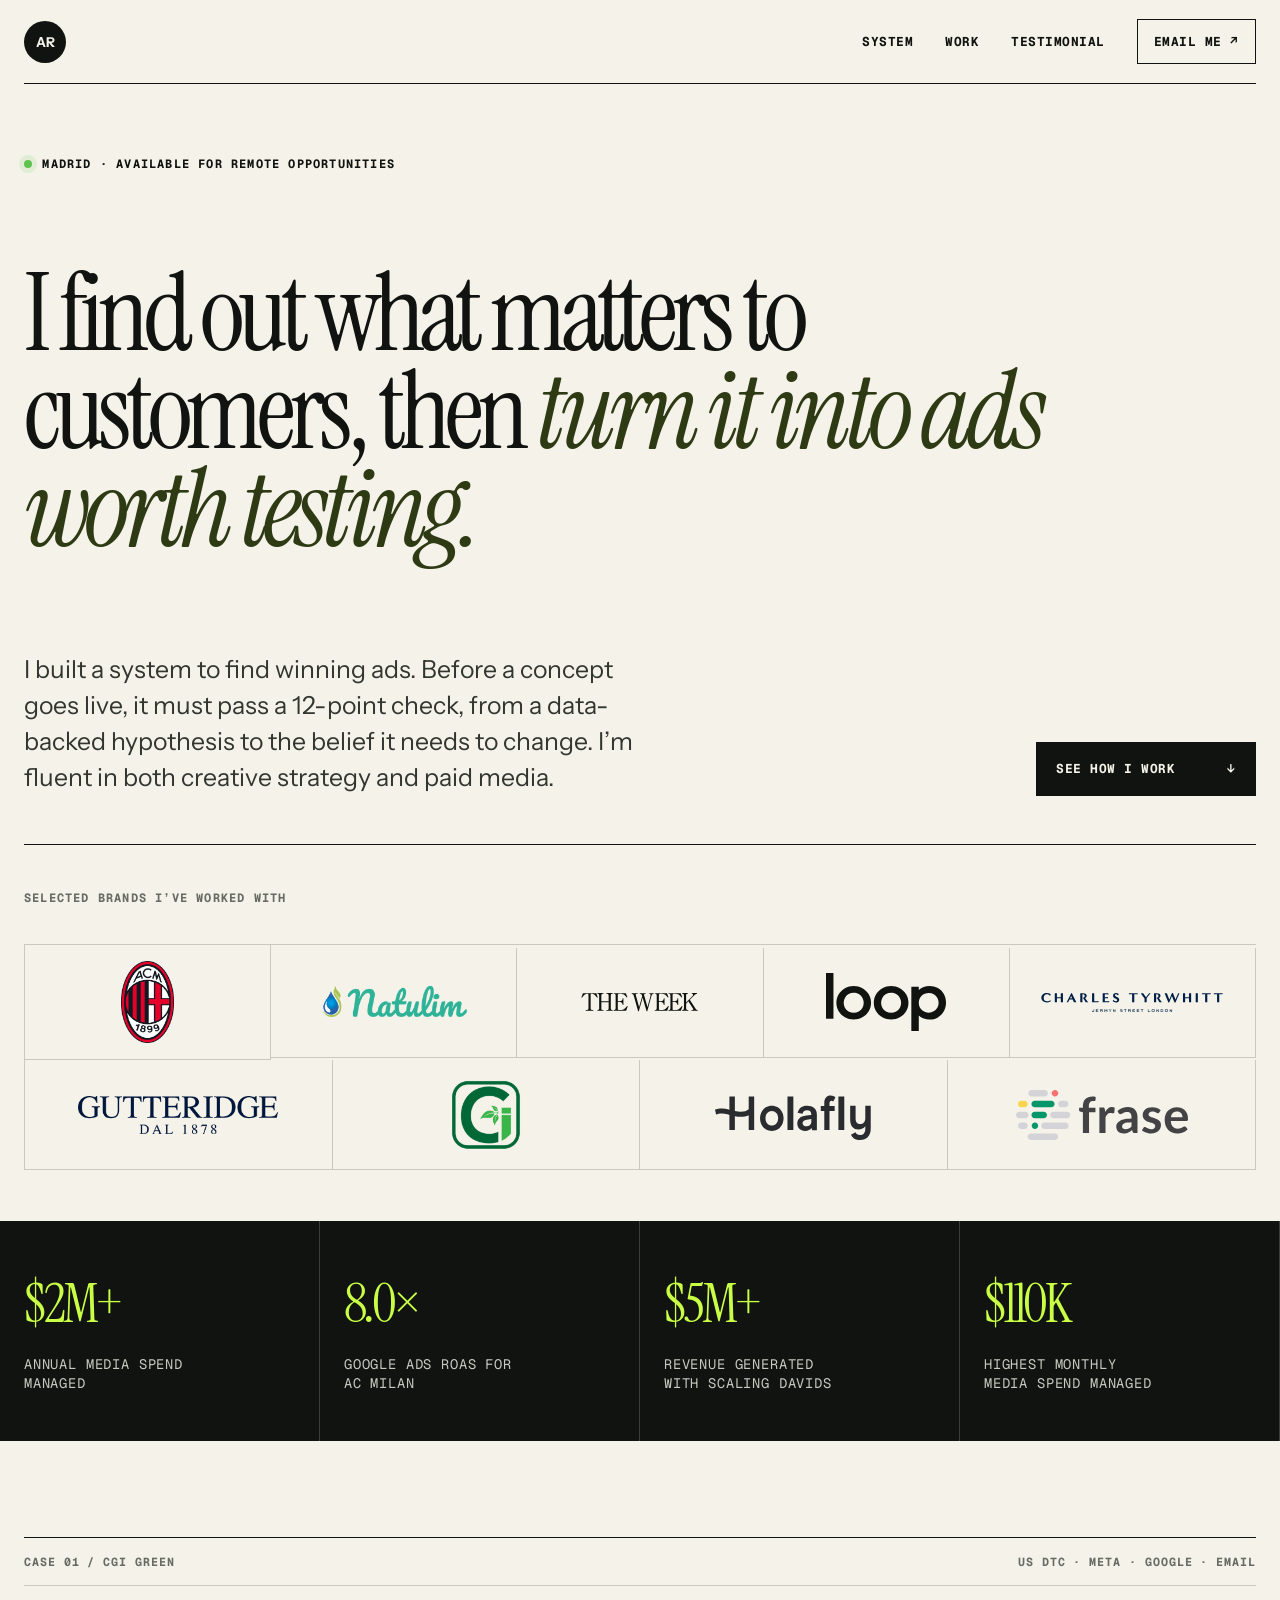
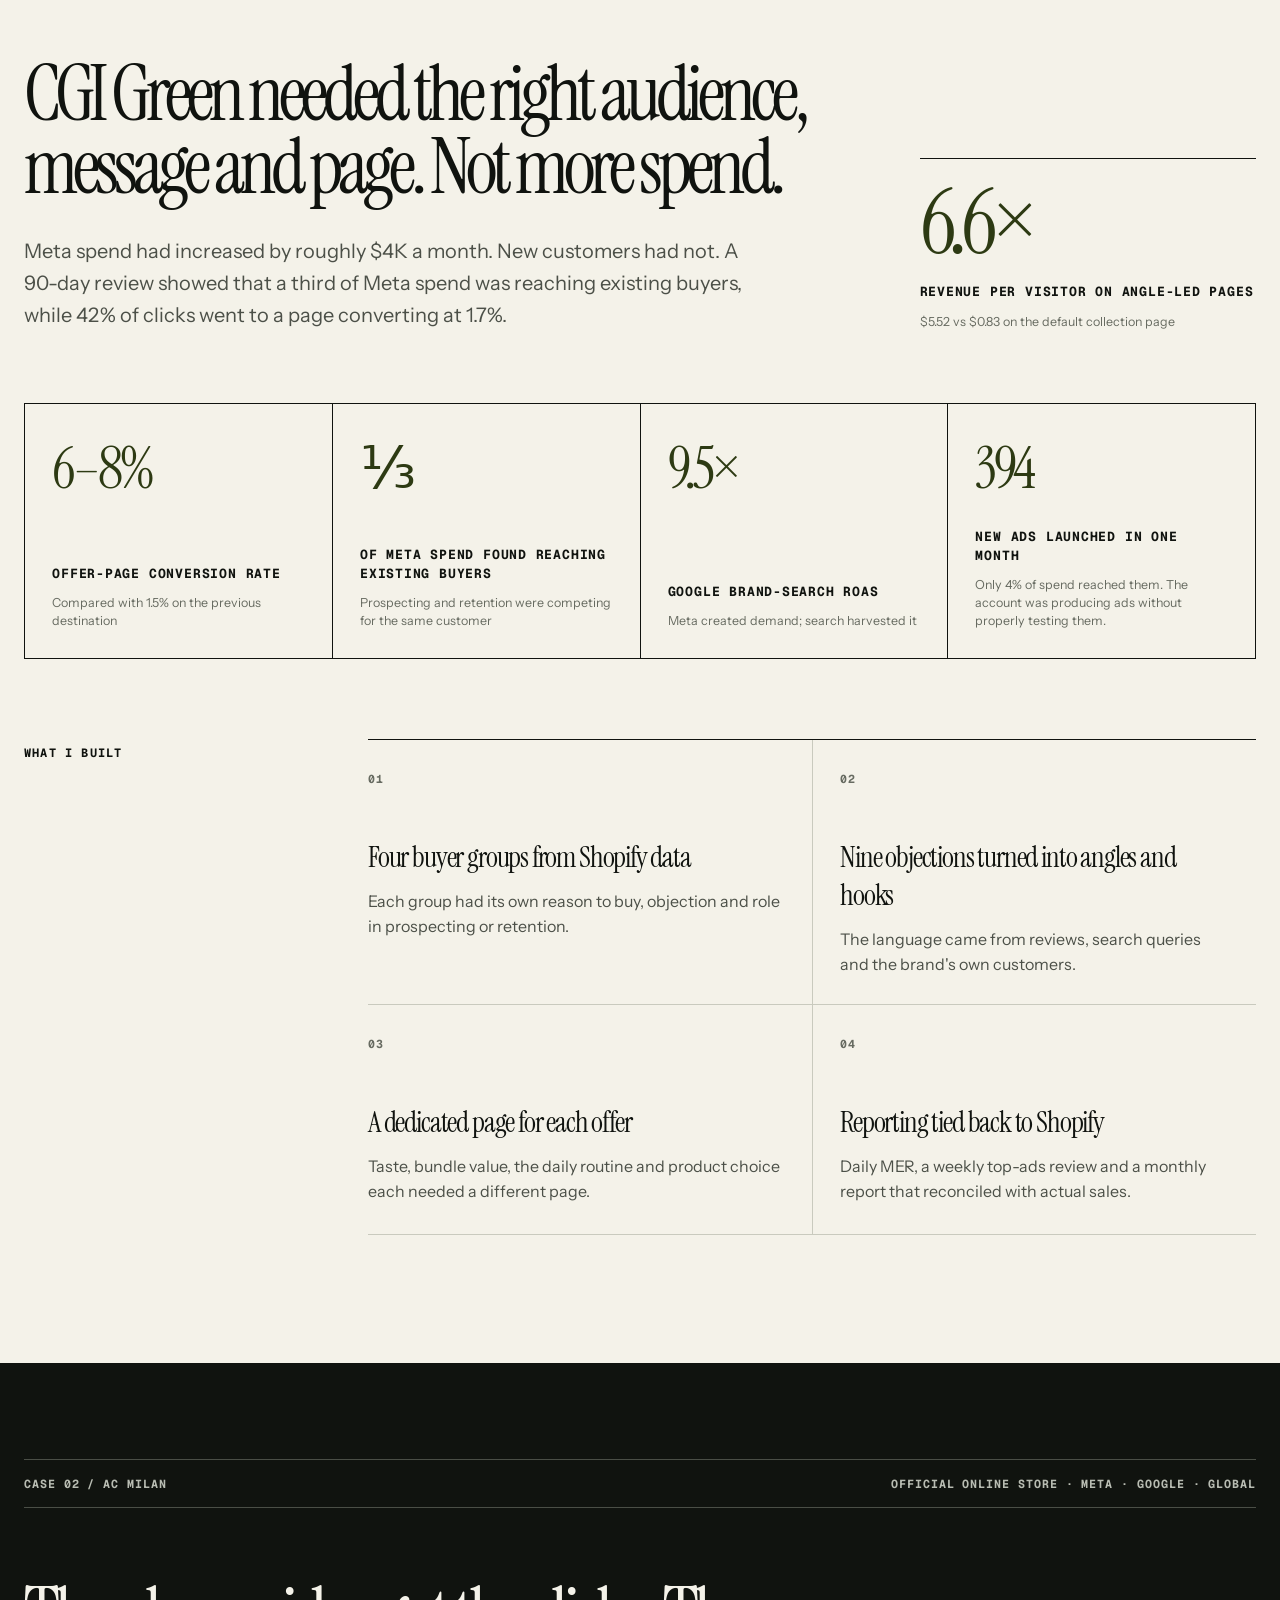
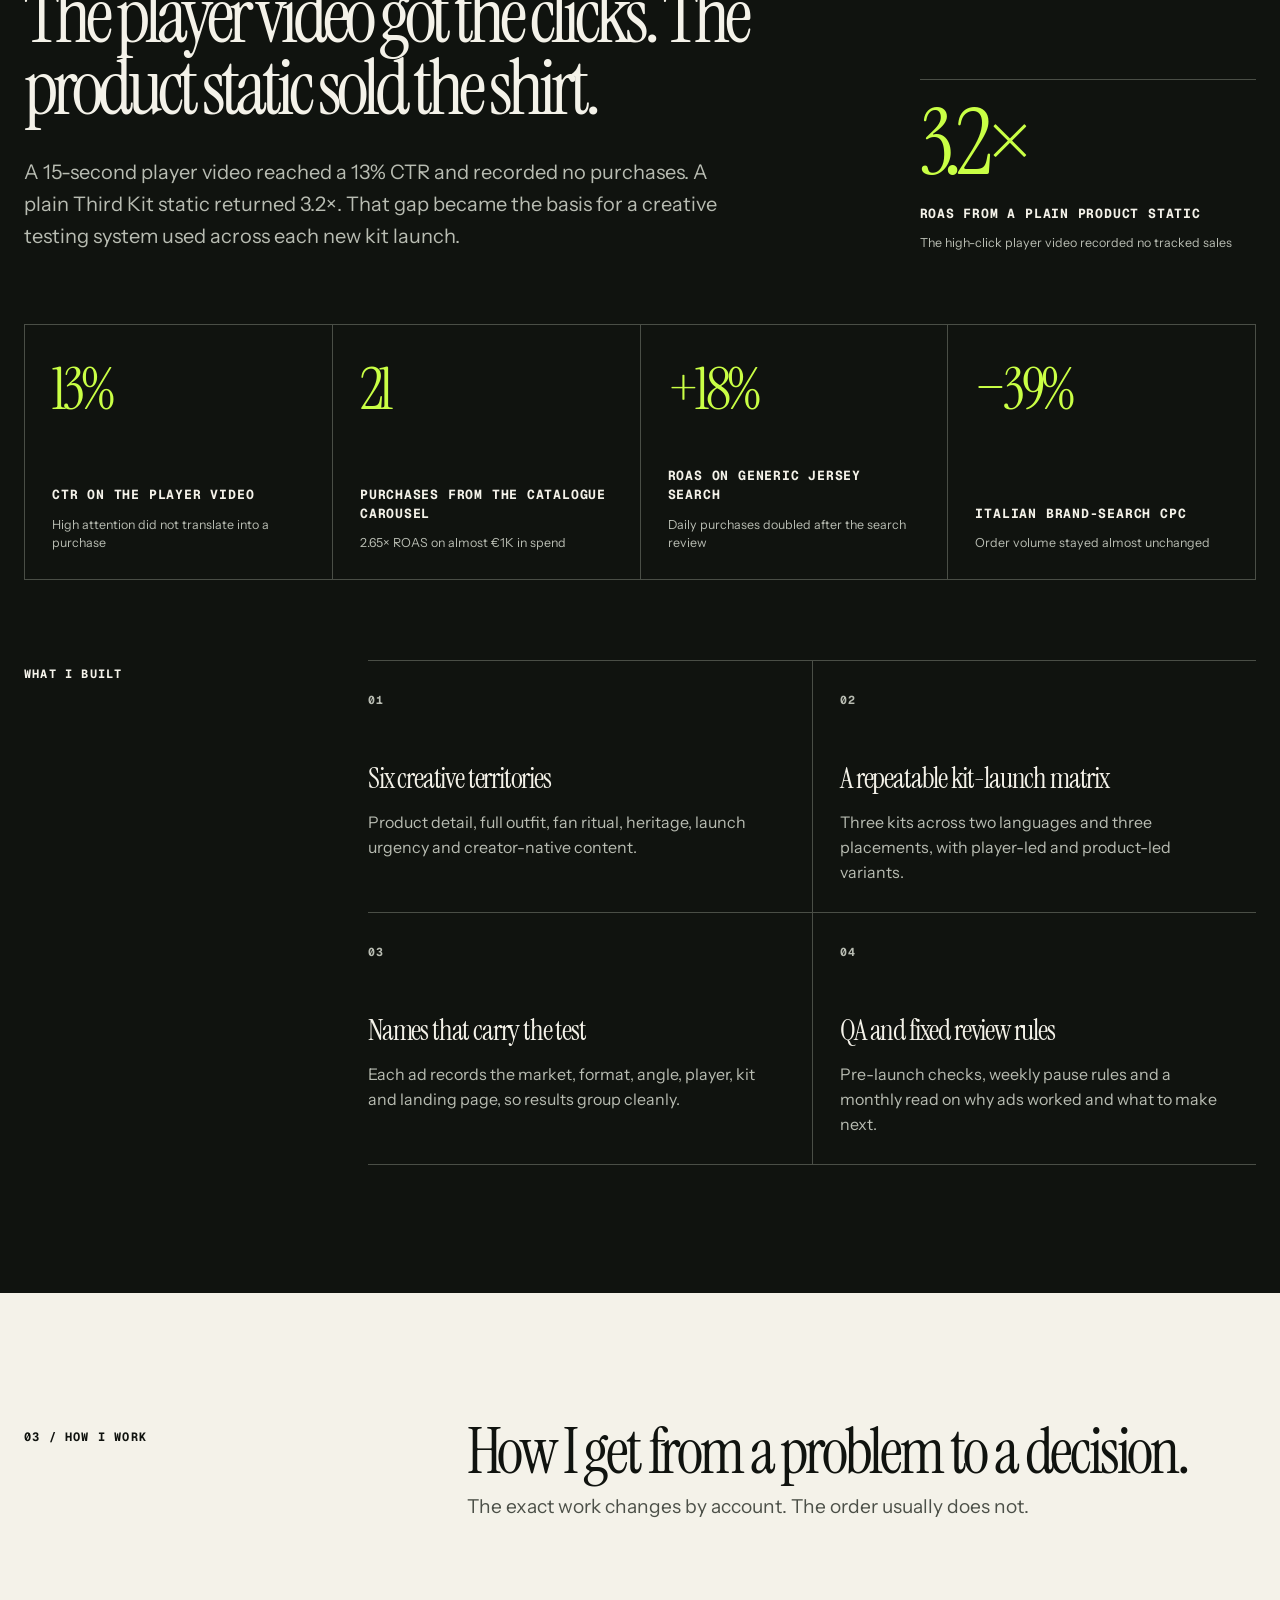
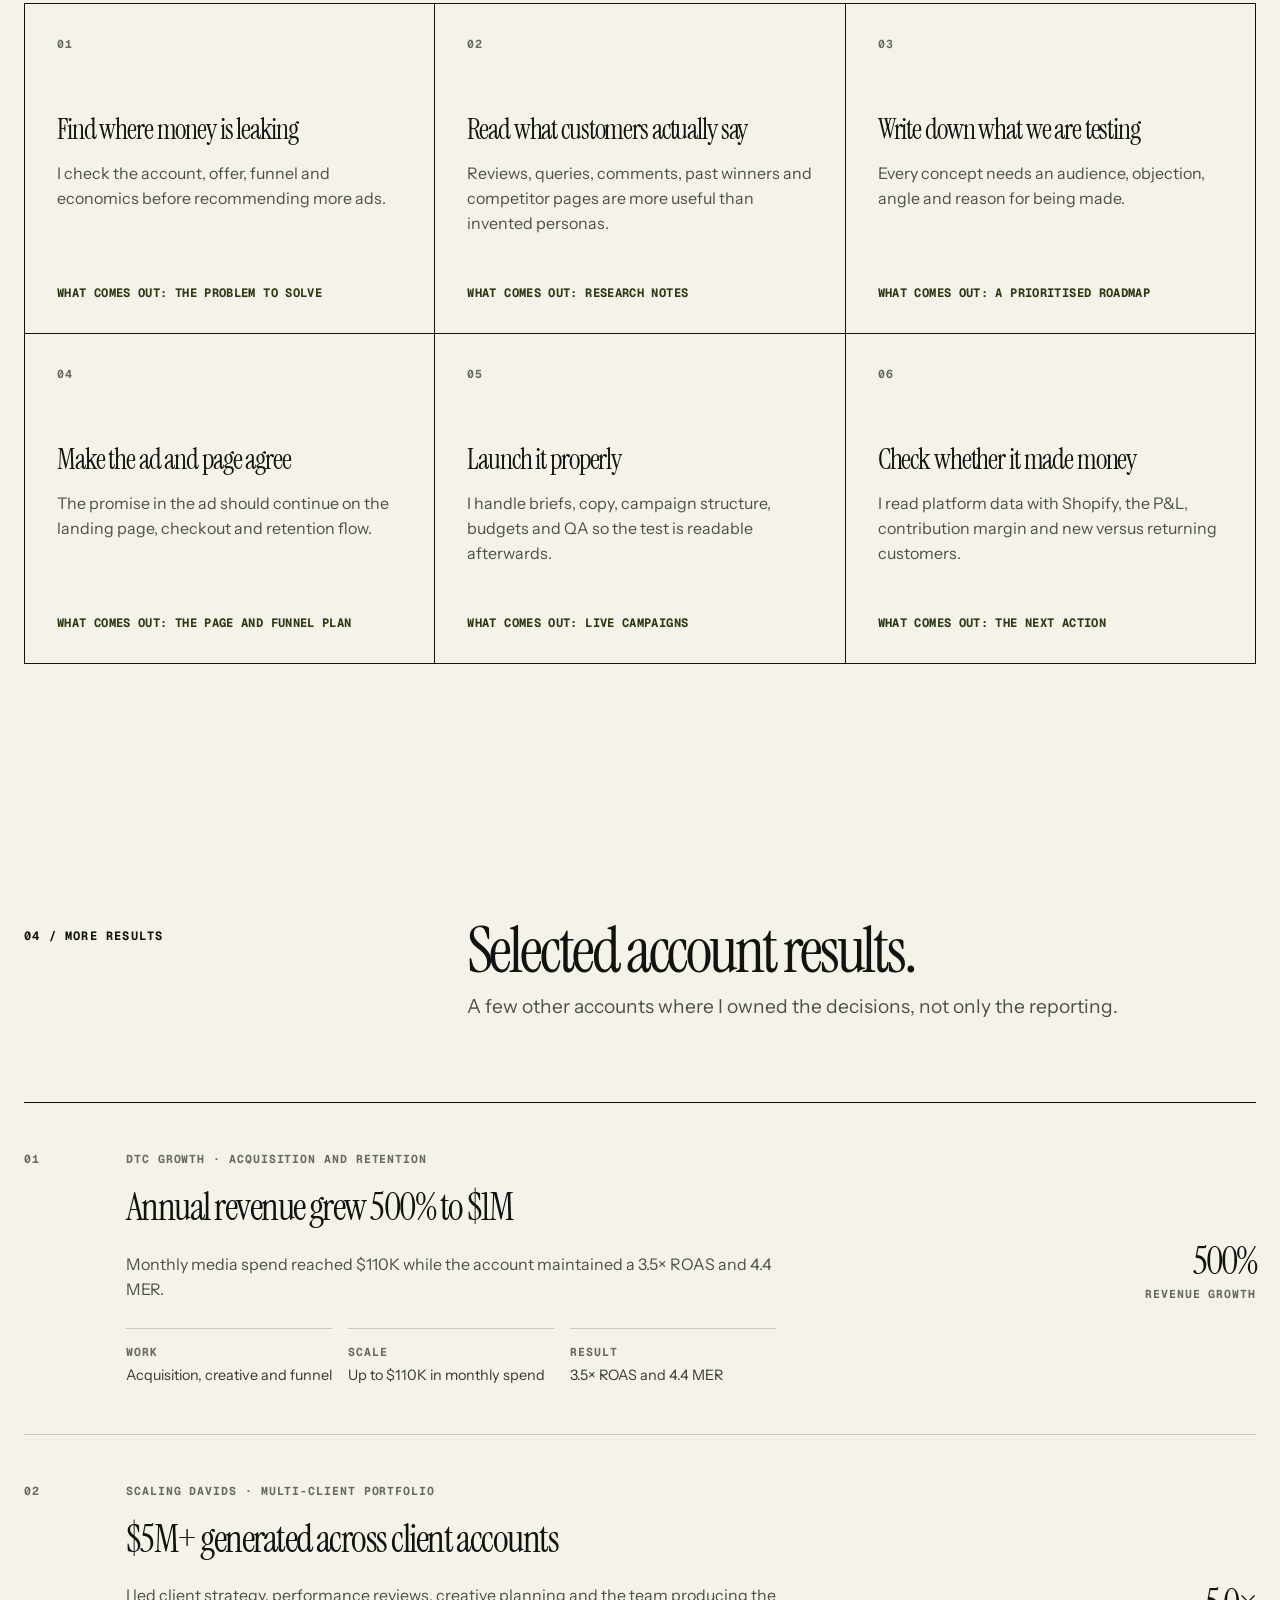
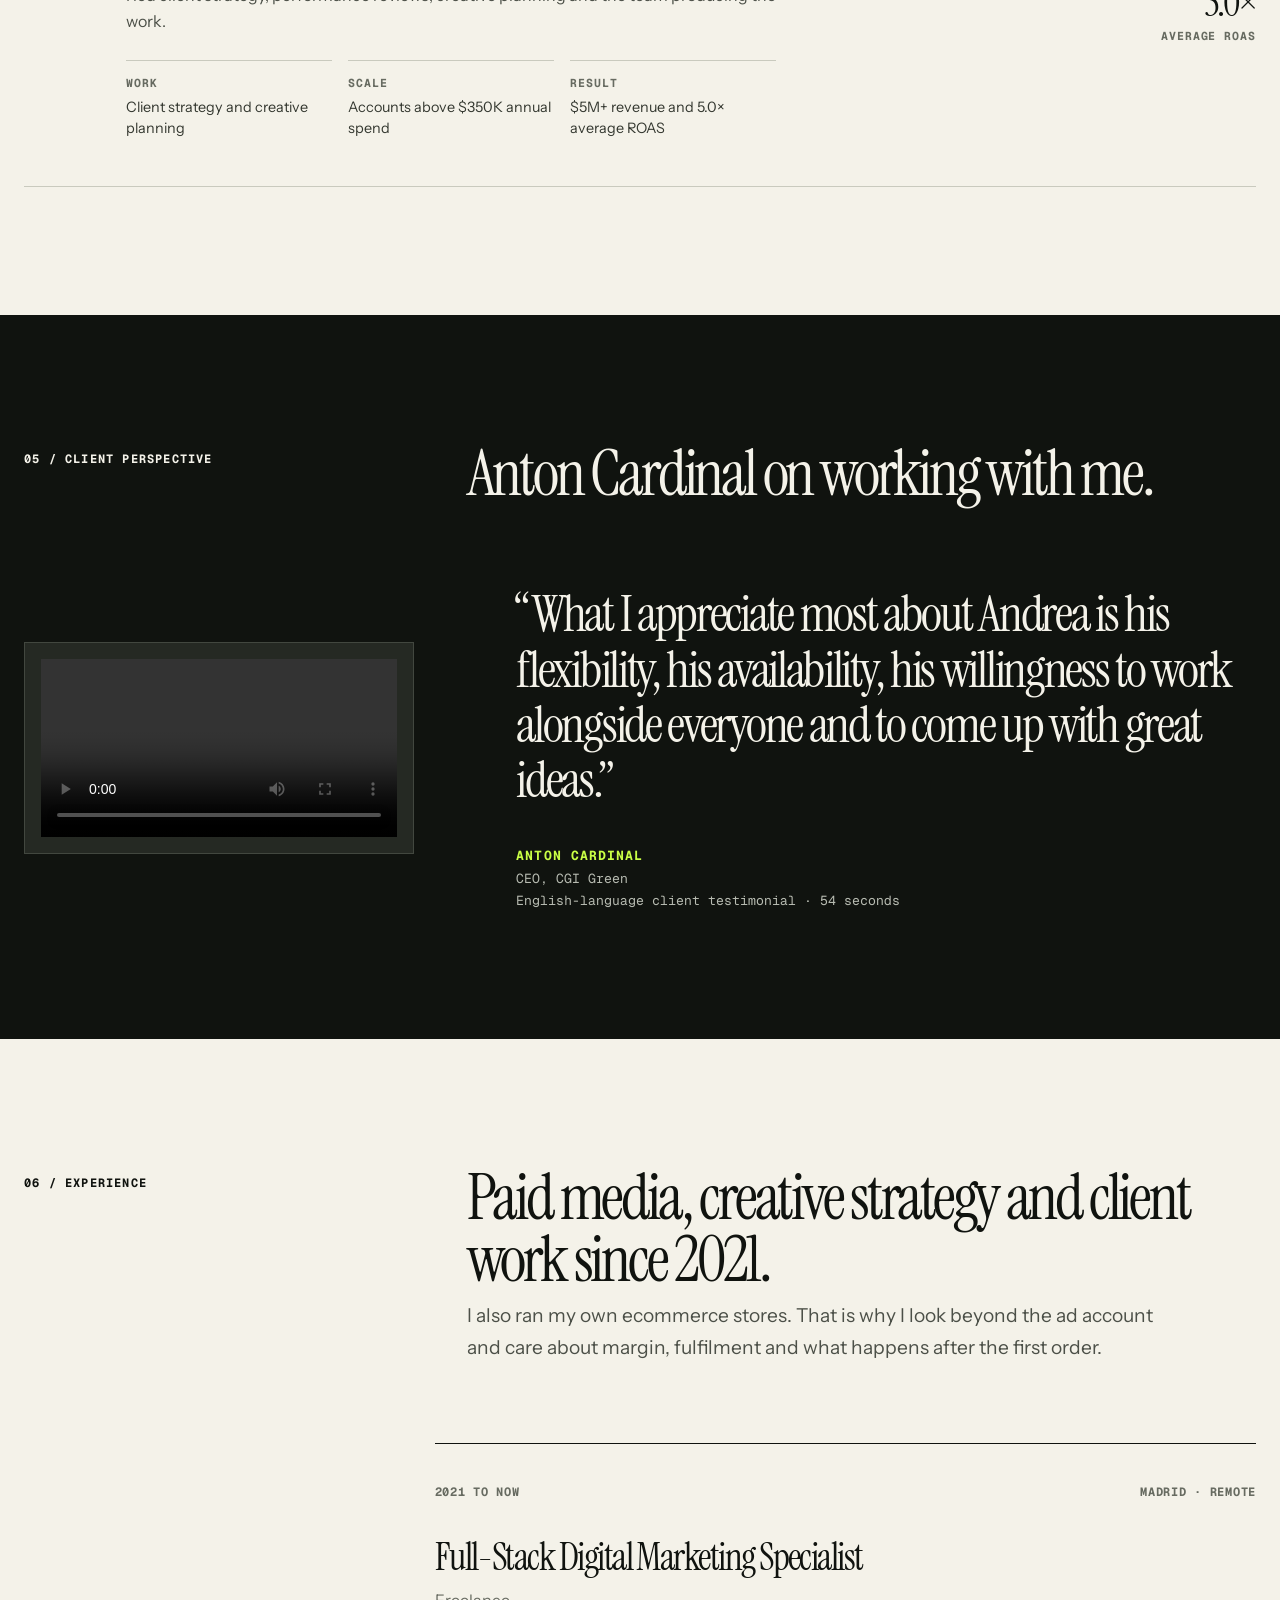
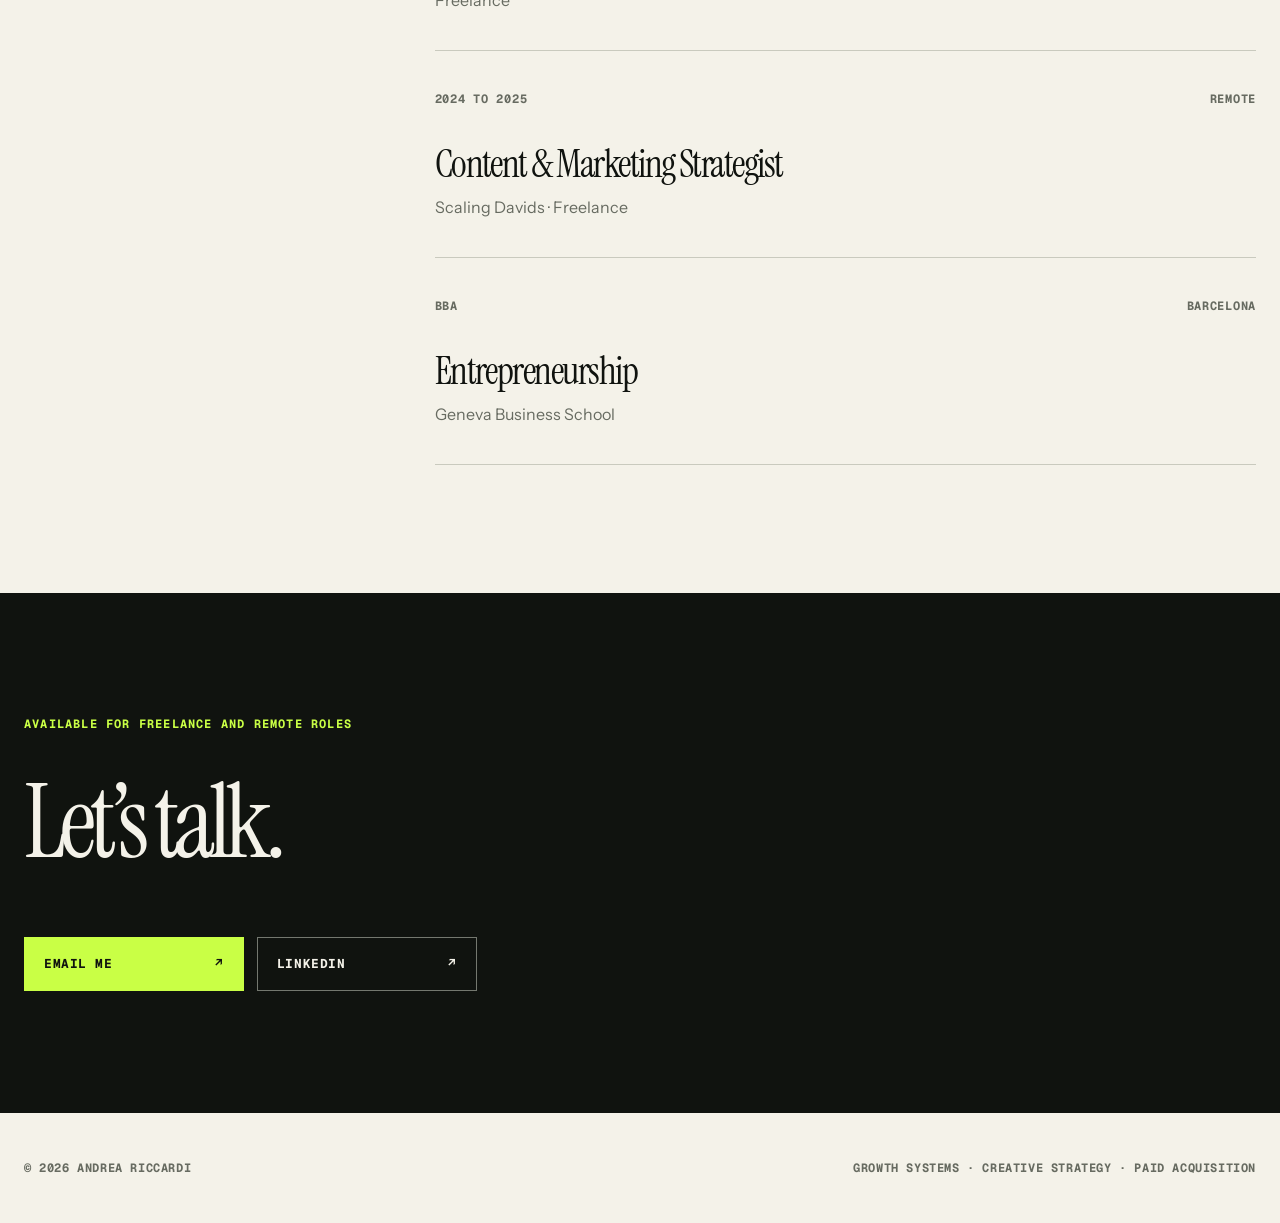
<file: index.html>
<!doctype html>
<html lang="en">
  <head>
    <meta charset="UTF-8" />
    <meta name="viewport" content="width=device-width, initial-scale=1" />
    <meta name="description" content="Andrea Riccardi works across customer research, creative strategy, paid media, landing pages and commercial reporting." />
    <meta name="theme-color" content="#10130f" />
    <title>Andrea Riccardi | Growth and Creative Strategy</title>
    <link rel="preconnect" href="https://fonts.googleapis.com" />
    <link rel="preconnect" href="https://fonts.gstatic.com" crossorigin />
    <link href="https://fonts.googleapis.com/css2?family=Geist+Mono:wght@300;400;500;600;700&amp;family=Instrument+Sans:ital,wght@0,400..700;1,400..700&amp;family=Instrument+Serif:ital@0;1&amp;display=swap" rel="stylesheet" />
    <link rel="stylesheet" href="styles.css?v=20261029-3" />
  </head>
  <body>
    <a class="skip-link" href="#main">Skip to content</a>

    <header class="site-header">
      <a class="brand" href="#top" aria-label="Andrea Riccardi, home">AR</a>
      <nav aria-label="Primary navigation">
        <a href="#system">System</a>
        <a href="#work">Work</a>
        <a href="#testimonial">Testimonial</a>
      </nav>
      <a class="header-cta" href="mailto:ariccardi.marketing@gmail.com">Email me <span aria-hidden="true">↗</span></a>
    </header>

    <main id="main">
      <section class="hero" id="top" aria-labelledby="hero-title">
        <div class="eyebrow"><span></span> Madrid · Available for remote opportunities</div>
        <h1 id="hero-title">I find out what matters to customers, then <em>turn it into ads worth testing.</em></h1>
        <div class="hero-bottom">
          <p>I built a system to find winning ads. Before a concept goes live, it must pass a 12-point check, from a data-backed hypothesis to the belief it needs to change. I’m fluent in both creative strategy and paid media.</p>
          <a class="button" href="#system">See how I work <span aria-hidden="true">↓</span></a>
        </div>
      </section>

      <section class="logo-cloud" aria-labelledby="logo-cloud-title">
        <p id="logo-cloud-title">Selected brands I’ve worked with</p>
        <div class="logo-row">
          <div class="logo-item"><img src="assets/brands/ac-milan.png" alt="AC Milan" /></div>
          <div class="logo-item"><img src="assets/brands/natulim.png" alt="Natulim" /></div>
          <div class="logo-item"><img src="assets/brands/the-week.svg" alt="The Week" /></div>
          <div class="logo-item"><img src="assets/brands/loop.svg" alt="Loop Earplugs" /></div>
          <div class="logo-item logo-item--wide"><img src="assets/brands/charles-tyrwhitt.svg" alt="Charles Tyrwhitt" /></div>
          <div class="logo-item logo-item--wide"><img src="assets/brands/gutteridge.png" alt="Gutteridge" /></div>
          <div class="logo-item logo-item--mark"><img src="assets/brands/cgi-green.png" alt="CGI Green" /></div>
          <div class="logo-item logo-item--wide"><img src="assets/brands/holafly.svg" alt="Holafly" /></div>
          <div class="logo-item logo-item--wide"><img src="assets/brands/frase.svg" alt="Frase.io" /></div>
        </div>
      </section>

      <section class="proof" aria-label="Selected results">
        <article><strong>$2M+</strong><span>Annual media spend managed</span></article>
        <article><strong>8.0×</strong><span>Google Ads ROAS for AC Milan</span></article>
        <article><strong>$5M+</strong><span>Revenue generated with Scaling Davids</span></article>
        <article><strong>$110K</strong><span>Highest monthly media spend managed</span></article>
      </section>

      <section class="section featured-case" id="work" aria-labelledby="cgi-title">
        <div class="featured-case-label">
          <span>Case 01 / CGI Green</span>
          <span>US DTC · Meta · Google · Email</span>
        </div>

        <div class="featured-case-head">
          <div>
            <h2 id="cgi-title">CGI Green needed the right audience, message and page. Not more spend.</h2>
            <p>
              Meta spend had increased by roughly $4K a month. New customers had not.
              A 90-day review showed that a third of Meta spend was reaching existing
              buyers, while 42% of clicks went to a page converting at 1.7%.
            </p>
          </div>
          <div class="featured-case-hero-metric">
            <strong>6.6×</strong>
            <span>Revenue per visitor on angle-led pages</span>
            <small>$5.52 vs $0.83 on the default collection page</small>
          </div>
        </div>

        <div class="featured-case-metrics" aria-label="CGI Green results">
          <article><strong>6–8%</strong><span>Offer-page conversion rate</span><small>Compared with 1.5% on the previous destination</small></article>
          <article><strong>⅓</strong><span>Of Meta spend found reaching existing buyers</span><small>Prospecting and retention were competing for the same customer</small></article>
          <article><strong>9.5×</strong><span>Google brand-search ROAS</span><small>Meta created demand; search harvested it</small></article>
          <article><strong>394</strong><span>New ads launched in one month</span><small>Only 4% of spend reached them. The account was producing ads without properly testing them.</small></article>
        </div>

        <div class="featured-case-system">
          <p>What I built</p>
          <div>
            <article><span>01</span><h3>Four buyer groups from Shopify data</h3><p>Each group had its own reason to buy, objection and role in prospecting or retention.</p></article>
            <article><span>02</span><h3>Nine objections turned into angles and hooks</h3><p>The language came from reviews, search queries and the brand's own customers.</p></article>
            <article><span>03</span><h3>A dedicated page for each offer</h3><p>Taste, bundle value, the daily routine and product choice each needed a different page.</p></article>
            <article><span>04</span><h3>Reporting tied back to Shopify</h3><p>Daily MER, a weekly top-ads review and a monthly report that reconciled with actual sales.</p></article>
          </div>
        </div>
      </section>

      <section class="section featured-case featured-case--dark" id="ac-milan" aria-labelledby="ac-milan-title">
        <div class="featured-case-label">
          <span>Case 02 / AC Milan</span>
          <span>Official online store · Meta · Google · Global</span>
        </div>

        <div class="featured-case-head">
          <div>
            <h2 id="ac-milan-title">The player video got the clicks. The product static sold the shirt.</h2>
            <p>
              A 15-second player video reached a 13% CTR and recorded no purchases.
              A plain Third Kit static returned 3.2×. That gap became the basis for a
              creative testing system used across each new kit launch.
            </p>
          </div>
          <div class="featured-case-hero-metric">
            <strong>3.2×</strong>
            <span>ROAS from a plain product static</span>
            <small>The high-click player video recorded no tracked sales</small>
          </div>
        </div>

        <div class="featured-case-metrics" aria-label="AC Milan results">
          <article><strong>13%</strong><span>CTR on the player video</span><small>High attention did not translate into a purchase</small></article>
          <article><strong>21</strong><span>Purchases from the catalogue carousel</span><small>2.65× ROAS on almost €1K in spend</small></article>
          <article><strong>+18%</strong><span>ROAS on generic jersey search</span><small>Daily purchases doubled after the search review</small></article>
          <article><strong>−39%</strong><span>Italian brand-search CPC</span><small>Order volume stayed almost unchanged</small></article>
        </div>

        <div class="featured-case-system">
          <p>What I built</p>
          <div>
            <article><span>01</span><h3>Six creative territories</h3><p>Product detail, full outfit, fan ritual, heritage, launch urgency and creator-native content.</p></article>
            <article><span>02</span><h3>A repeatable kit-launch matrix</h3><p>Three kits across two languages and three placements, with player-led and product-led variants.</p></article>
            <article><span>03</span><h3>Names that carry the test</h3><p>Each ad records the market, format, angle, player, kit and landing page, so results group cleanly.</p></article>
            <article><span>04</span><h3>QA and fixed review rules</h3><p>Pre-launch checks, weekly pause rules and a monthly read on why ads worked and what to make next.</p></article>
          </div>
        </div>
      </section>

      <section class="section operating-system" id="system" aria-labelledby="system-title">
        <div class="section-heading">
          <p>03 / How I work</p>
          <div>
            <h2 id="system-title">How I get from a problem to a decision.</h2>
            <p class="section-intro">The exact work changes by account. The order usually does not.</p>
          </div>
        </div>

        <ol class="system-steps">
          <li><span>01</span><h3>Find where money is leaking</h3><p>I check the account, offer, funnel and economics before recommending more ads.</p><small>What comes out: the problem to solve</small></li>
          <li><span>02</span><h3>Read what customers actually say</h3><p>Reviews, queries, comments, past winners and competitor pages are more useful than invented personas.</p><small>What comes out: research notes</small></li>
          <li><span>03</span><h3>Write down what we are testing</h3><p>Every concept needs an audience, objection, angle and reason for being made.</p><small>What comes out: a prioritised roadmap</small></li>
          <li><span>04</span><h3>Make the ad and page agree</h3><p>The promise in the ad should continue on the landing page, checkout and retention flow.</p><small>What comes out: the page and funnel plan</small></li>
          <li><span>05</span><h3>Launch it properly</h3><p>I handle briefs, copy, campaign structure, budgets and QA so the test is readable afterwards.</p><small>What comes out: live campaigns</small></li>
          <li><span>06</span><h3>Check whether it made money</h3><p>I read platform data with Shopify, the P&amp;L, contribution margin and new versus returning customers.</p><small>What comes out: the next action</small></li>
        </ol>
      </section>

      <section class="section" id="selected-results" aria-labelledby="work-title">
        <div class="section-heading">
          <p>04 / More results</p>
          <div>
            <h2 id="work-title">Selected account results.</h2>
            <p class="section-intro">A few other accounts where I owned the decisions, not only the reporting.</p>
          </div>
        </div>

        <div class="case-list">
          <article class="case">
            <div class="case-number">01</div>
            <div class="case-body">
              <p class="case-label">DTC growth · Acquisition and retention</p>
              <h3>Annual revenue grew 500% to $1M</h3>
              <p>Monthly media spend reached $110K while the account maintained a 3.5× ROAS and 4.4 MER.</p>
              <dl class="case-facts"><div><dt>Work</dt><dd>Acquisition, creative and funnel</dd></div><div><dt>Scale</dt><dd>Up to $110K in monthly spend</dd></div><div><dt>Result</dt><dd>3.5× ROAS and 4.4 MER</dd></div></dl>
            </div>
            <div class="case-result"><strong>500%</strong><span>Revenue growth</span></div>
          </article>

          <article class="case">
            <div class="case-number">02</div>
            <div class="case-body">
              <p class="case-label">Scaling Davids · Multi-client portfolio</p>
              <h3>$5M+ generated across client accounts</h3>
              <p>I led client strategy, performance reviews, creative planning and the team producing the work.</p>
              <dl class="case-facts"><div><dt>Work</dt><dd>Client strategy and creative planning</dd></div><div><dt>Scale</dt><dd>Accounts above $350K annual spend</dd></div><div><dt>Result</dt><dd>$5M+ revenue and 5.0× average ROAS</dd></div></dl>
            </div>
            <div class="case-result"><strong>5.0×</strong><span>Average ROAS</span></div>
          </article>
        </div>
      </section>

      <section class="section testimonial" id="testimonial" aria-labelledby="testimonial-title">
        <div class="section-heading"><p>05 / Client perspective</p><h2 id="testimonial-title">Anton Cardinal on working with me.</h2></div>
        <div class="testimonial-grid">
          <div class="testimonial-video"><video controls preload="metadata" playsinline><source src="assets/testimonial/cgi-green-testimonial-clean.mp4" type="video/mp4" />Your browser does not support embedded video.</video></div>
          <figure>
            <blockquote>“What I appreciate most about Andrea is his flexibility, his availability, his willingness to work alongside everyone and to come up with great ideas.”</blockquote>
            <figcaption><strong>Anton Cardinal</strong><span>CEO, CGI Green</span><span>English-language client testimonial · 54 seconds</span></figcaption>
          </figure>
        </div>
      </section>

      <section class="section collaboration" id="about" aria-labelledby="about-title">
        <div class="section-heading">
          <p>06 / Experience</p>
          <div>
            <h2 id="about-title">Paid media, creative strategy and client work since 2021.</h2>
            <p class="section-intro">I also ran my own ecommerce stores. That is why I look beyond the ad account and care about margin, fulfilment and what happens after the first order.</p>
          </div>
        </div>

        <div class="timeline">
          <article><div><span>2021 to now</span><span>Madrid · Remote</span></div><h3>Full-Stack Digital Marketing Specialist</h3><p>Freelance</p></article>
          <article><div><span>2024 to 2025</span><span>Remote</span></div><h3>Content &amp; Marketing Strategist</h3><p>Scaling Davids · Freelance</p></article>
          <article><div><span>BBA</span><span>Barcelona</span></div><h3>Entrepreneurship</h3><p>Geneva Business School</p></article>
        </div>
      </section>

      <section class="contact" aria-labelledby="contact-title">
        <p>Available for freelance and remote roles</p>
        <h2 id="contact-title">Let’s talk.</h2>
        <div class="contact-actions">
          <a class="button button-light" href="mailto:ariccardi.marketing@gmail.com">Email me <span aria-hidden="true">↗</span></a>
          <a class="button button-outline" href="https://www.linkedin.com/in/ariccardi/" target="_blank" rel="noreferrer">LinkedIn <span aria-hidden="true">↗</span></a>
        </div>
      </section>
    </main>

    <footer><span>© <span id="year">2026</span> Andrea Riccardi</span><span>Growth systems · Creative strategy · Paid acquisition</span></footer>
    <script>document.getElementById("year").textContent = new Date().getFullYear();</script>
  </body>
</html>
</file>
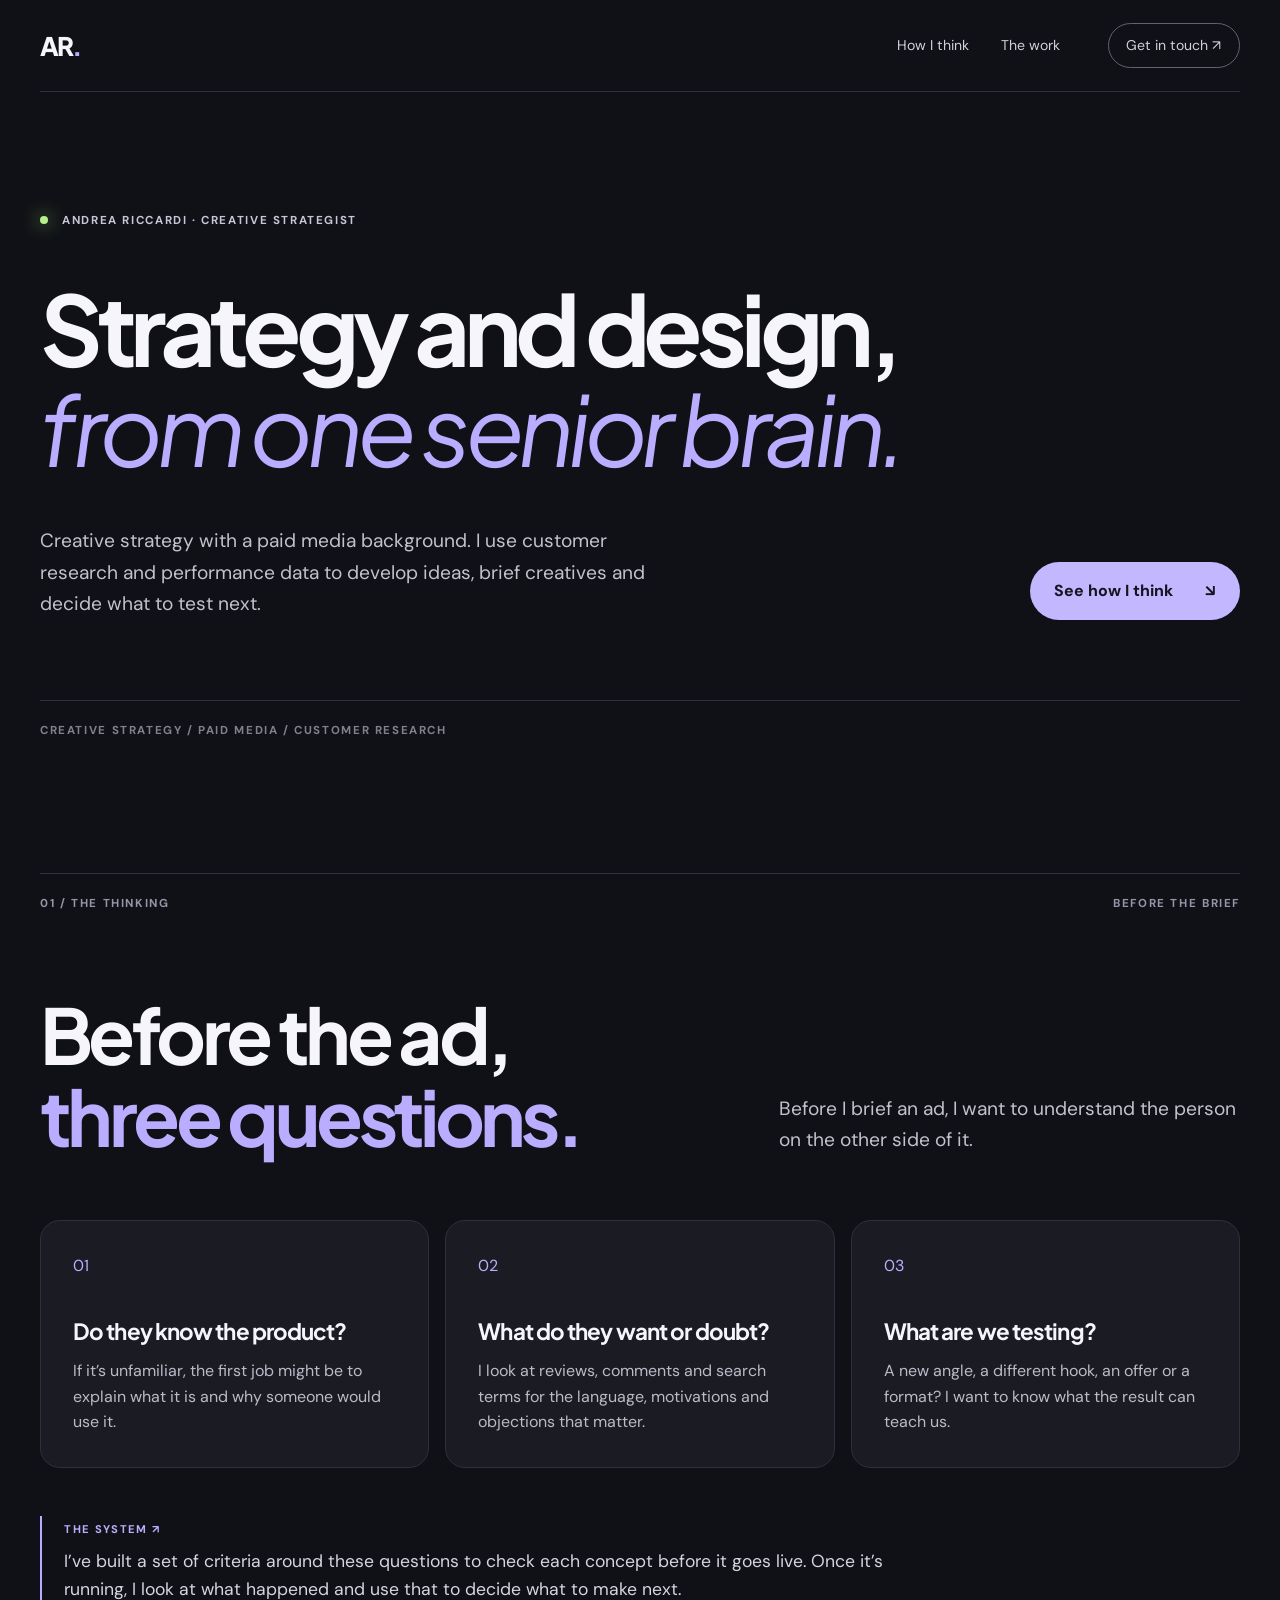
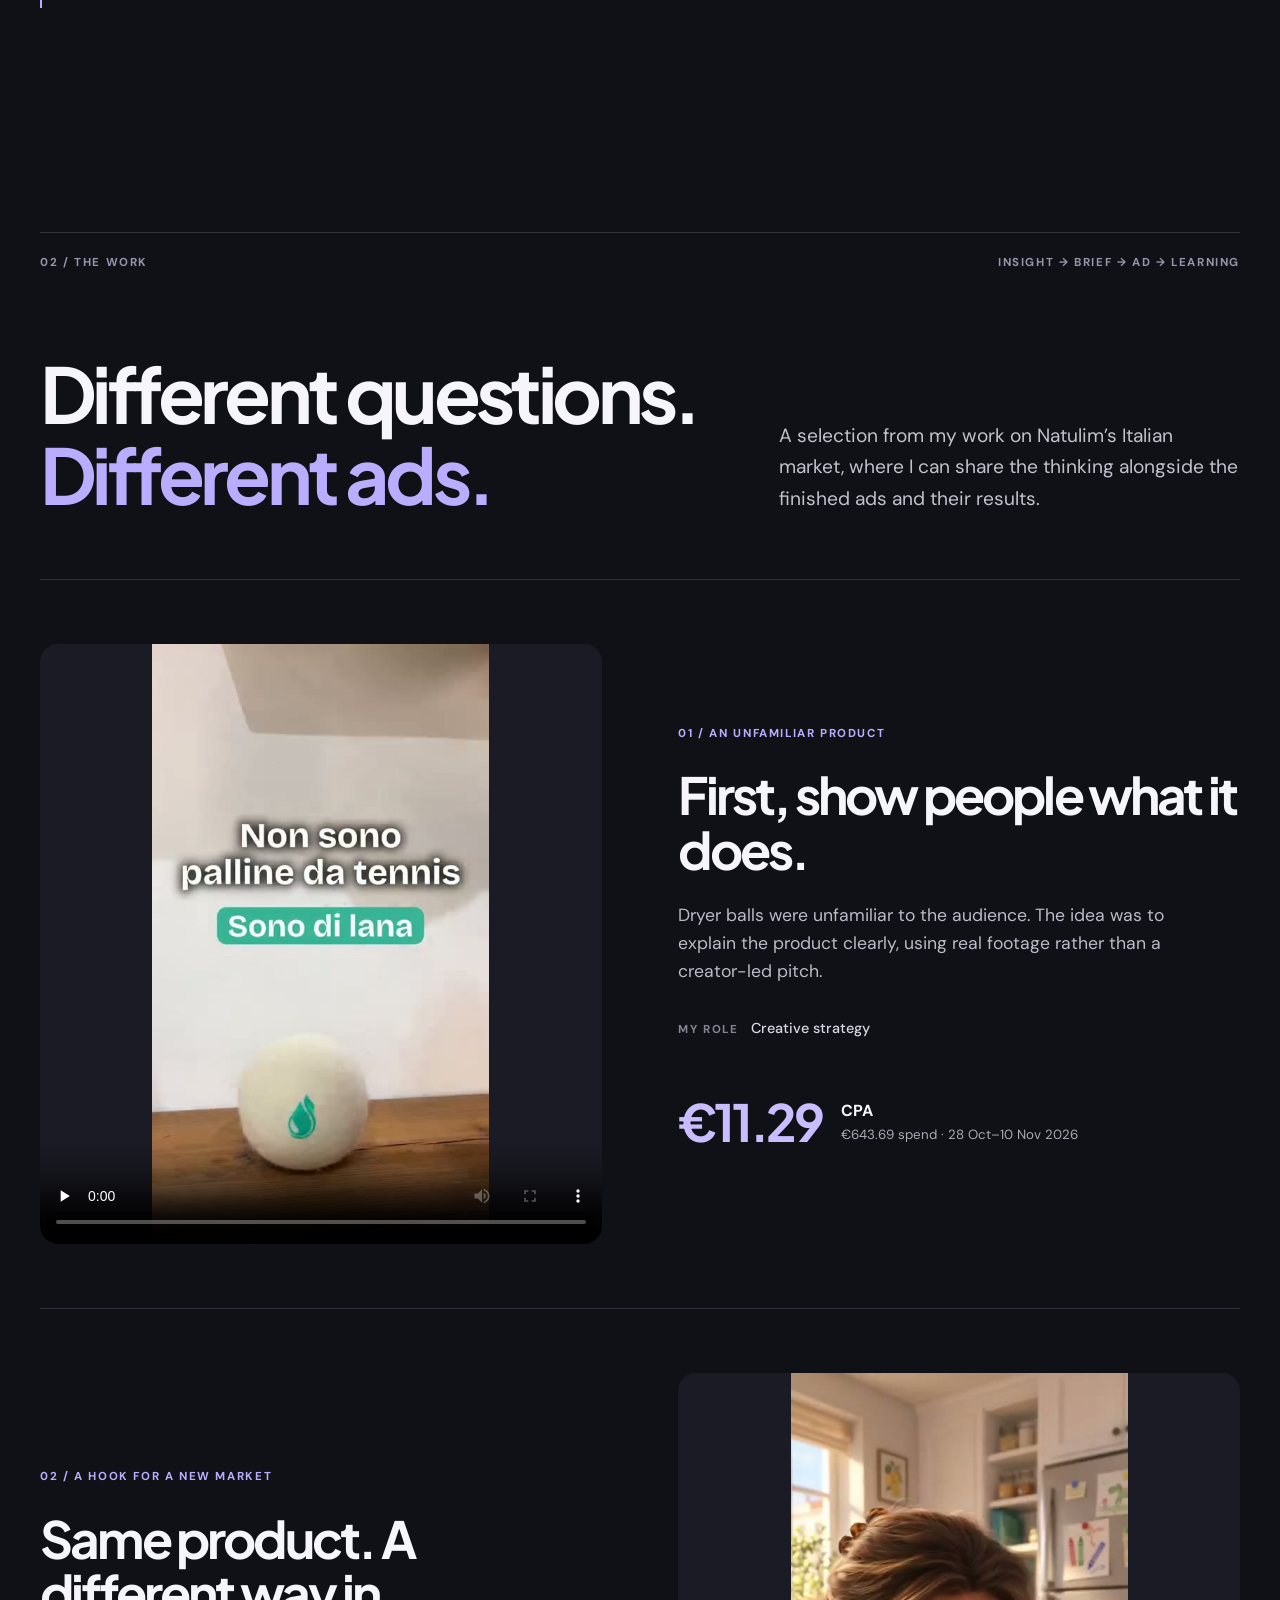
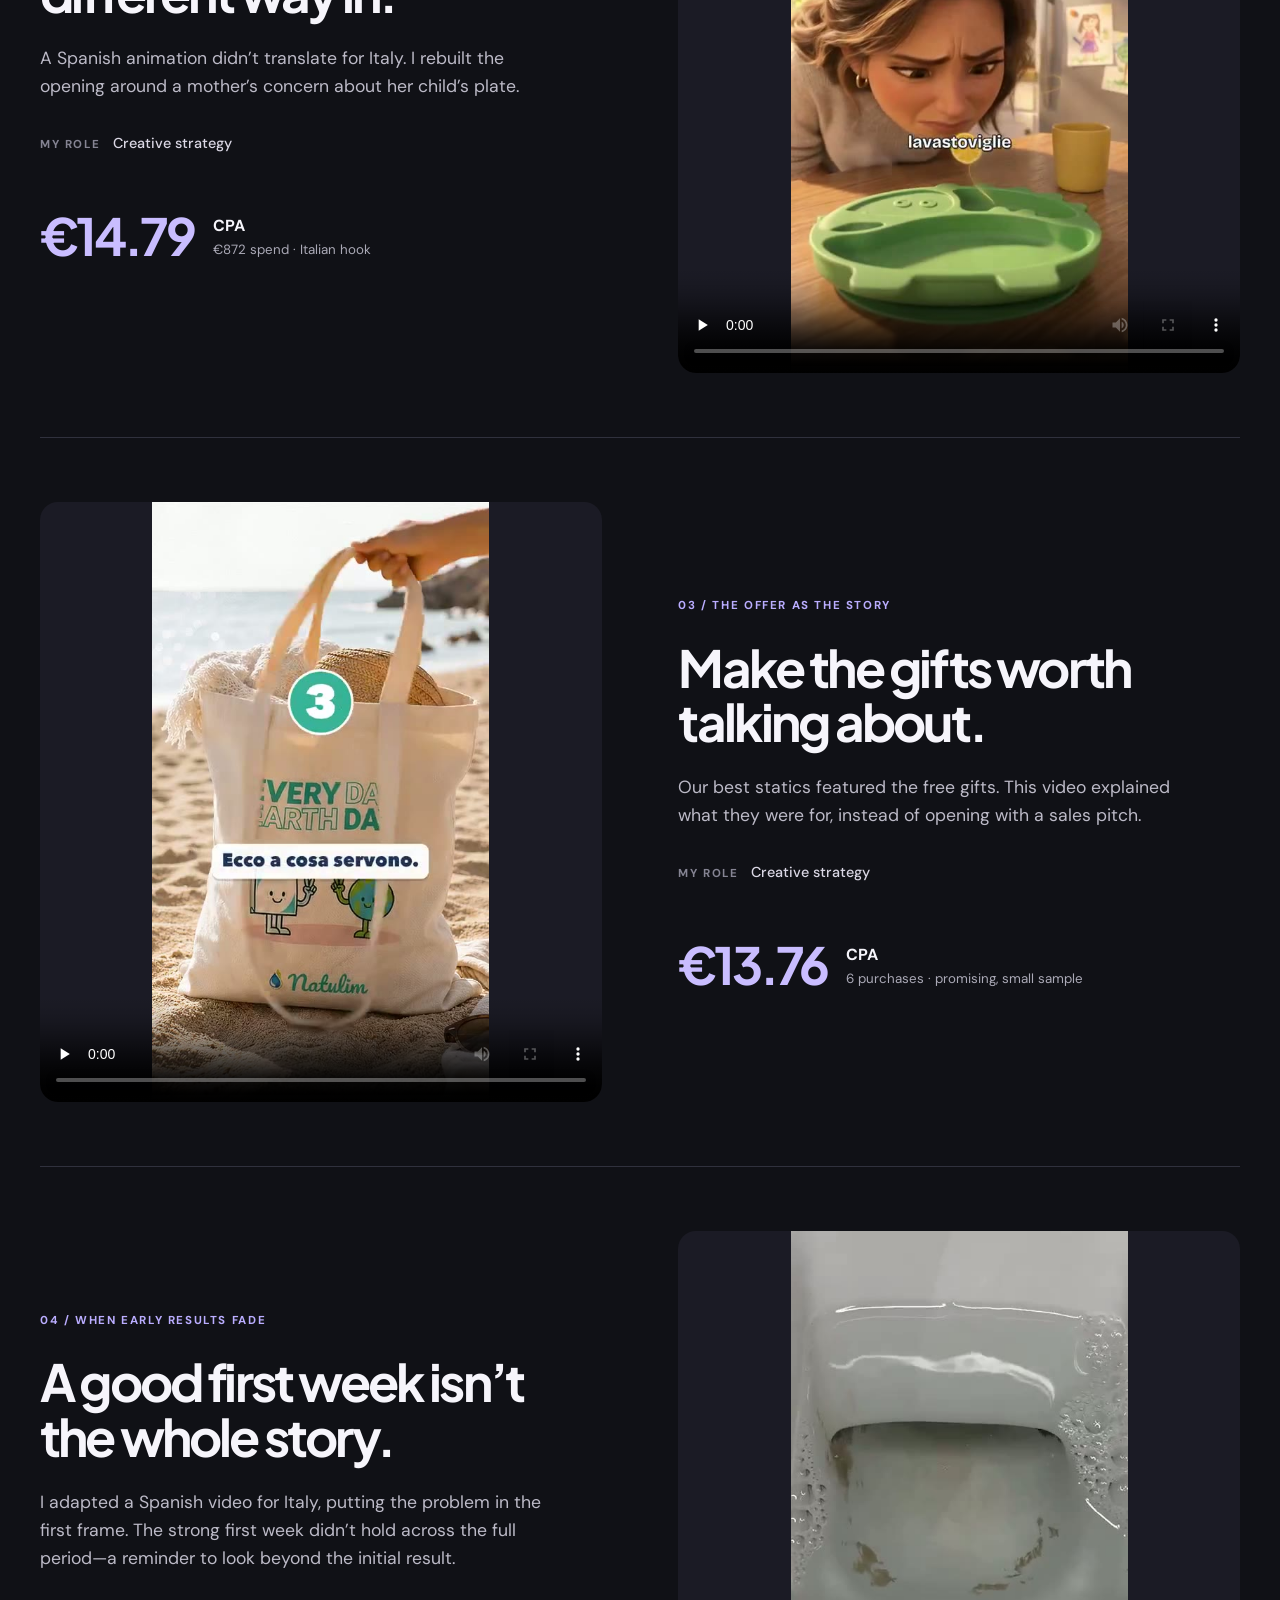
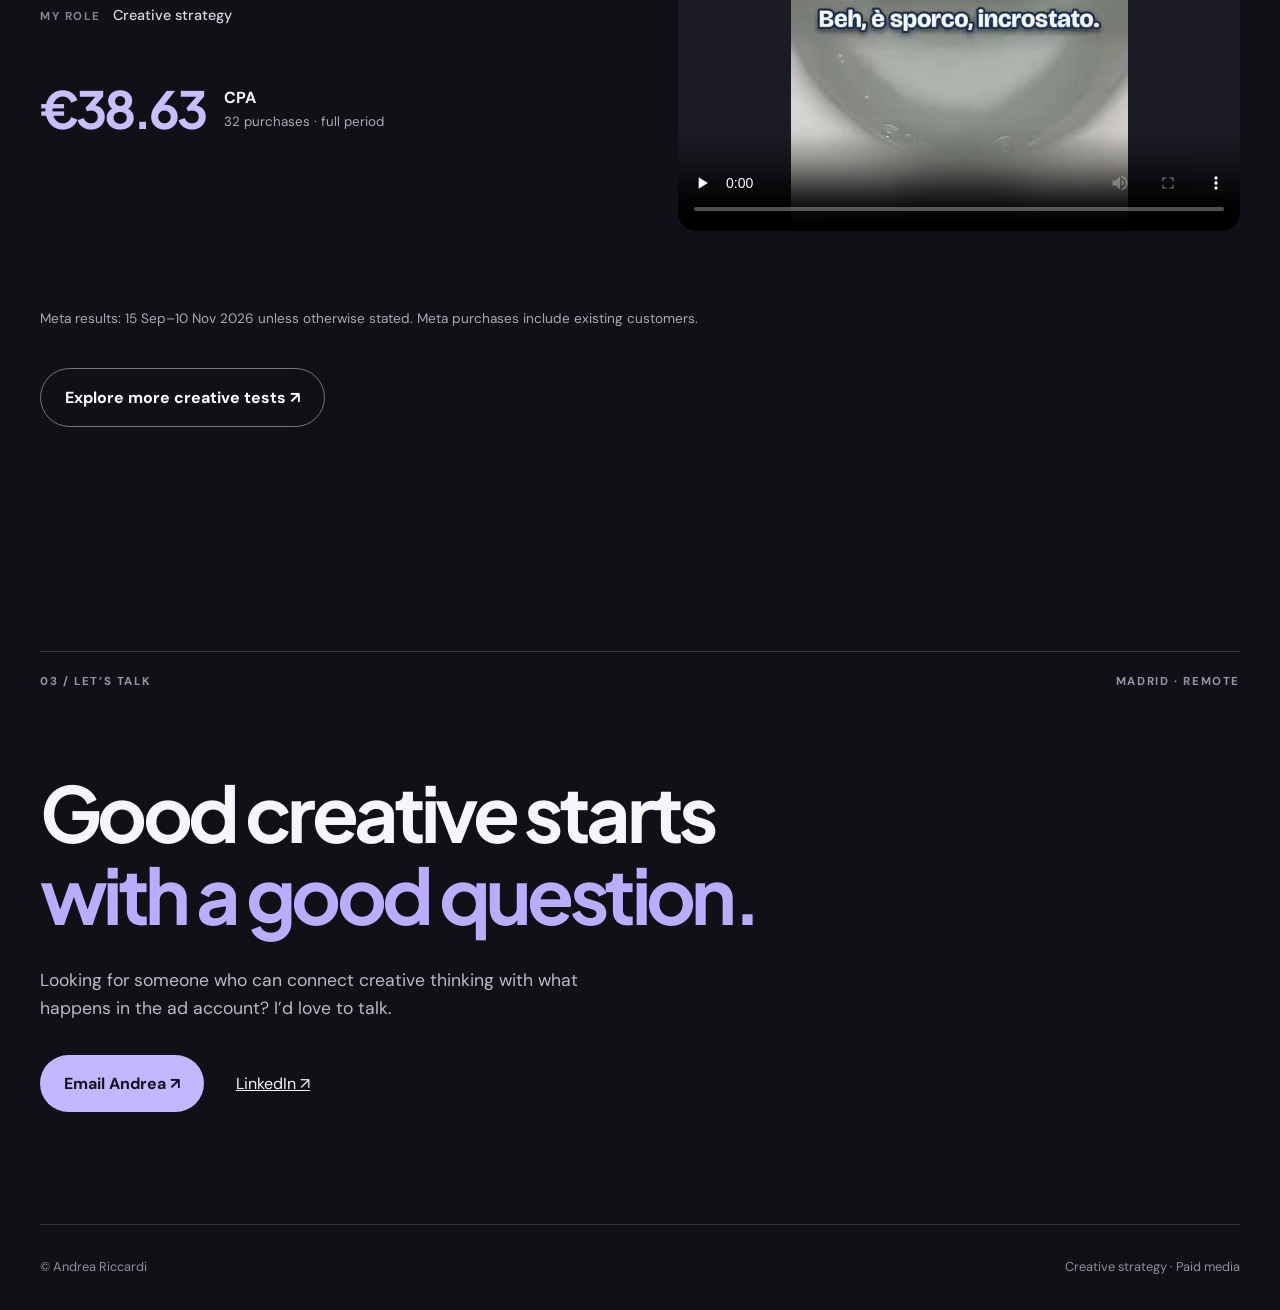
<file: creative-v2/index.html>
<!doctype html>
<html lang="en">
<head>
  <meta charset="utf-8"><meta name="viewport" content="width=device-width, initial-scale=1">
  <meta name="description" content="Andrea Riccardi’s creative strategy portfolio: the thinking, briefs and tests behind the ads.">
  <title>Andrea Riccardi | Creative Strategy</title>
  <link rel="preconnect" href="https://fonts.googleapis.com"><link rel="preconnect" href="https://fonts.gstatic.com" crossorigin>
  <link href="https://fonts.googleapis.com/css2?family=DM+Sans:wght@400;500;600;700&amp;family=Plus+Jakarta+Sans:ital,wght@0,400;0,500;0,600;0,700;0,800;1,400&amp;display=swap" rel="stylesheet">
  <link rel="stylesheet" href="style.css?v=20261125">
</head>
<body>
  <a class="skip" href="#main">Skip to content</a>
  <header class="header wrap"><a class="brand" href="#top">AR<span>.</span></a><nav aria-label="Main navigation"><a href="#thinking">How I think</a><a href="#work">The work</a></nav><a class="contact-link" href="mailto:ariccardi.marketing@gmail.com">Get in touch ↗</a></header>
  <main id="main">
    <section class="hero wrap" id="top"><div class="eyebrow"><span class="dot"></span> ANDREA RICCARDI · CREATIVE STRATEGIST</div><h1>Strategy and design,<br><span>from one senior brain.</span></h1><div class="hero-bottom"><p>Creative strategy with a paid media background. I use customer research and performance data to develop ideas, brief creatives and decide what to test next.</p><a class="button" href="#thinking">See how I think <span>↘</span></a></div><div class="hero-index">CREATIVE STRATEGY / PAID MEDIA / CUSTOMER RESEARCH</div></section>
    <section class="thinking section wrap" id="thinking"><div class="section-top"><span>01 / THE THINKING</span><span>BEFORE THE BRIEF</span></div><div class="intro"><h2>Before the ad,<br><span>three questions.</span></h2><p>Before I brief an ad, I want to understand the person on the other side of it.</p></div><div class="questions"><article><span>01</span><h3>Do they know the product?</h3><p>If it’s unfamiliar, the first job might be to explain what it is and why someone would use it.</p></article><article><span>02</span><h3>What do they want or doubt?</h3><p>I look at reviews, comments and search terms for the language, motivations and objections that matter.</p></article><article><span>03</span><h3>What are we testing?</h3><p>A new angle, a different hook, an offer or a format? I want to know what the result can teach us.</p></article></div><p class="system-note"><span>THE SYSTEM ↗</span> I’ve built a set of criteria around these questions to check each concept before it goes live. Once it’s running, I look at what happened and use that to decide what to make next.</p></section>
    <section class="work section wrap" id="work"><div class="section-top"><span>02 / THE WORK</span><span>INSIGHT → BRIEF → AD → LEARNING</span></div><div class="intro"><h2>Different questions.<br><span>Different ads.</span></h2><p>A selection from my work on Natulim’s Italian market, where I can share the thinking alongside the finished ads and their results.</p></div>
      <article class="case"><div class="case-media"><video controls playsinline preload="none" poster="../creative/assets/natulim/dryer-balls.jpg"><source src="../creative/assets/natulim/dryer-balls.mp4" type="video/mp4"></video></div><div class="case-copy"><div class="case-label">01 / AN UNFAMILIAR PRODUCT</div><h3>First, show people what it does.</h3><p>Dryer balls were unfamiliar to the audience. The idea was to explain the product clearly, using real footage rather than a creator-led pitch.</p><div class="role">MY ROLE <span>Creative strategy</span></div><div class="metric"><strong>€11.29</strong><div>CPA <small>€643.69 spend · 28 Oct–10 Nov 2026</small></div></div></div></article>
      <article class="case reverse"><div class="case-media"><video controls playsinline preload="none" poster="../creative/assets/natulim/dishwasher.jpg"><source src="../creative/assets/natulim/dishwasher.mp4" type="video/mp4"></video></div><div class="case-copy"><div class="case-label">02 / A HOOK FOR A NEW MARKET</div><h3>Same product. A different way in.</h3><p>A Spanish animation didn’t translate for Italy. I rebuilt the opening around a mother’s concern about her child’s plate.</p><div class="role">MY ROLE <span>Creative strategy</span></div><div class="metric"><strong>€14.79</strong><div>CPA <small>€872 spend · Italian hook</small></div></div></div></article>
      <article class="case"><div class="case-media"><video controls playsinline preload="none" poster="../creative/assets/natulim/gifts.jpg"><source src="../creative/assets/natulim/gifts.mp4" type="video/mp4"></video></div><div class="case-copy"><div class="case-label">03 / THE OFFER AS THE STORY</div><h3>Make the gifts worth talking about.</h3><p>Our best statics featured the free gifts. This video explained what they were for, instead of opening with a sales pitch.</p><div class="role">MY ROLE <span>Creative strategy</span></div><div class="metric"><strong>€13.76</strong><div>CPA <small>6 purchases · promising, small sample</small></div></div></div></article>
      <article class="case reverse"><div class="case-media"><video controls playsinline preload="none" poster="../creative/assets/natulim/crystals.jpg"><source src="../creative/assets/natulim/crystals.mp4" type="video/mp4"></video></div><div class="case-copy"><div class="case-label">04 / WHEN EARLY RESULTS FADE</div><h3>A good first week isn’t the whole story.</h3><p>I adapted a Spanish video for Italy, putting the problem in the first frame. The strong first week didn’t hold across the full period—a reminder to look beyond the initial result.</p><div class="role">MY ROLE <span>Creative strategy</span></div><div class="metric"><strong>€38.63</strong><div>CPA <small>32 purchases · full period</small></div></div></div></article>
      <p class="note">Meta results: 15 Sep–10 Nov 2026 unless otherwise stated. Meta purchases include existing customers.</p><a class="button button-outline" href="../creative/#work">Explore more creative tests ↗</a>
    </section>
    <section class="closing section wrap"><div class="section-top"><span>03 / LET’S TALK</span><span>MADRID · REMOTE</span></div><h2>Good creative starts<br><span>with a good question.</span></h2><p>Looking for someone who can connect creative thinking with what happens in the ad account? I’d love to talk.</p><a class="button" href="mailto:ariccardi.marketing@gmail.com">Email Andrea ↗</a><a class="text-link" href="https://www.linkedin.com/in/ariccardi/">LinkedIn ↗</a></section>
  </main><footer class="wrap">© Andrea Riccardi <span>Creative strategy · Paid media</span></footer>
</body></html>
</file>
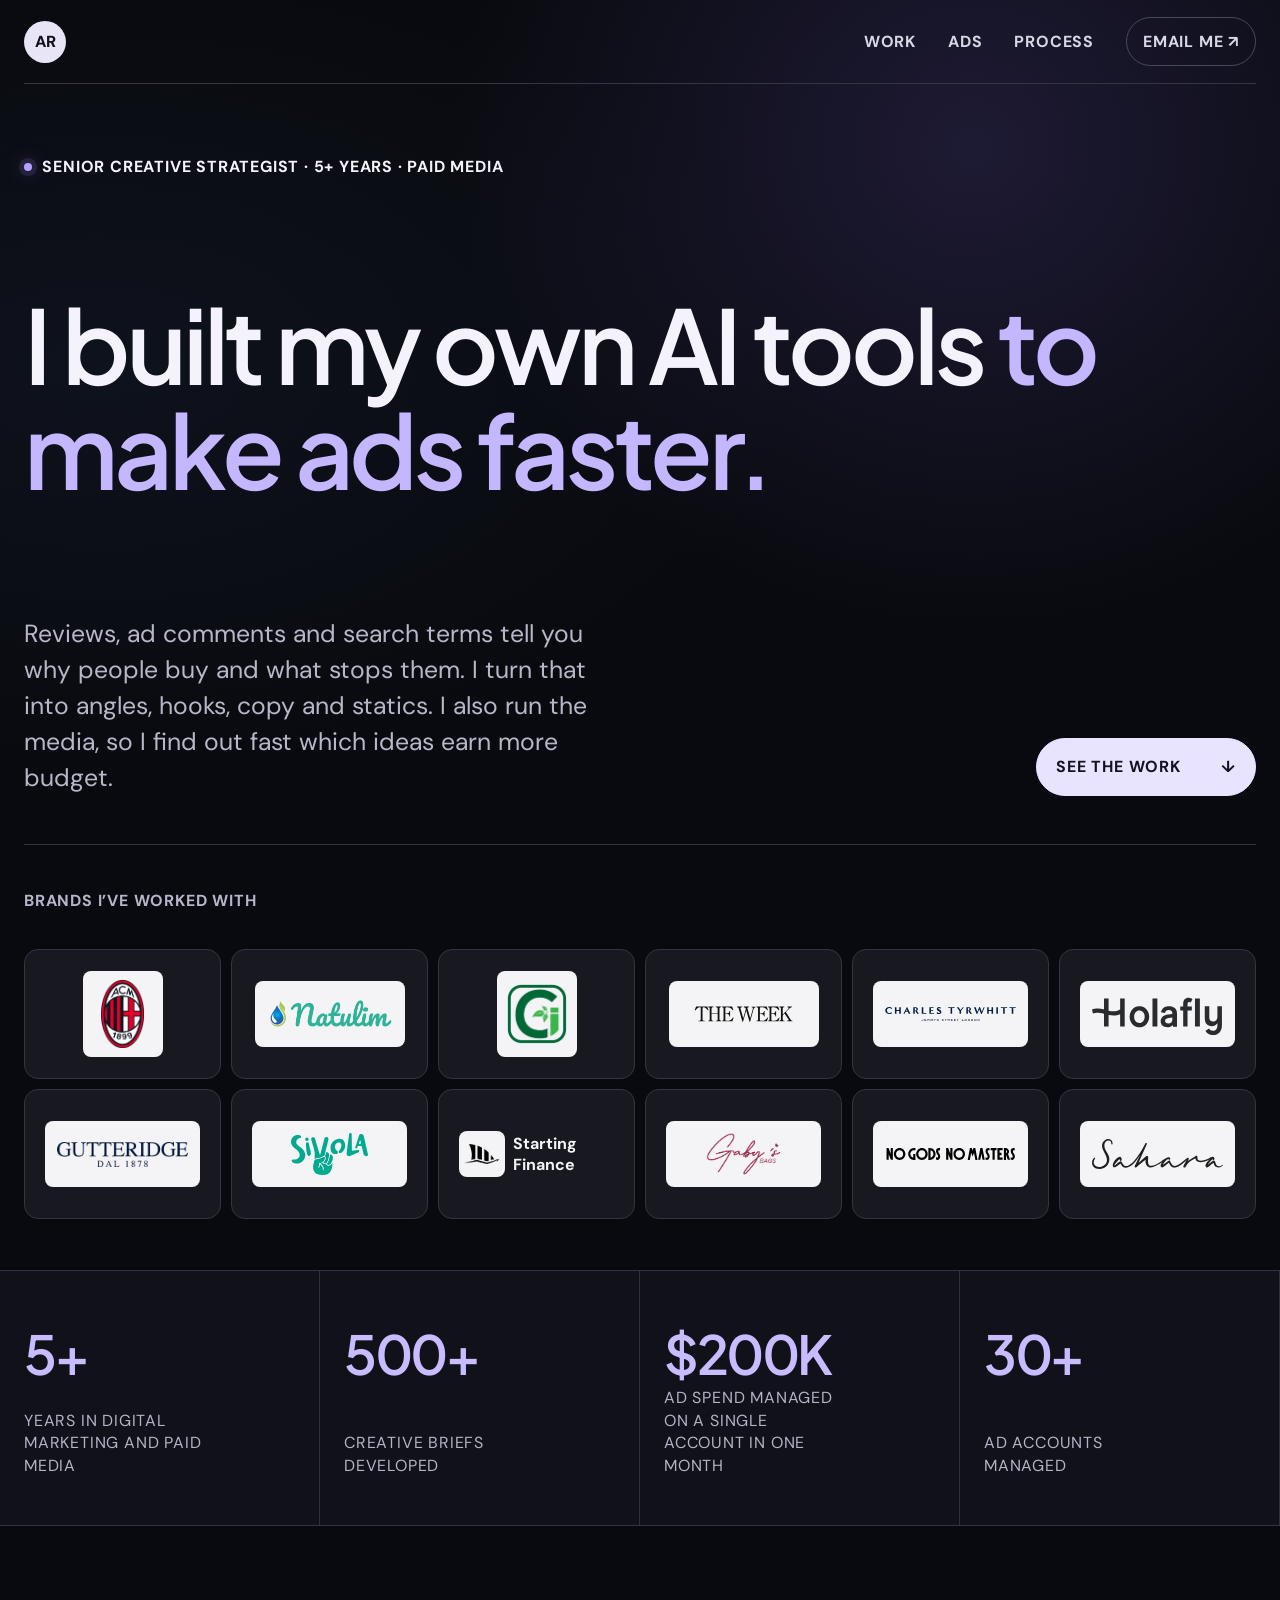
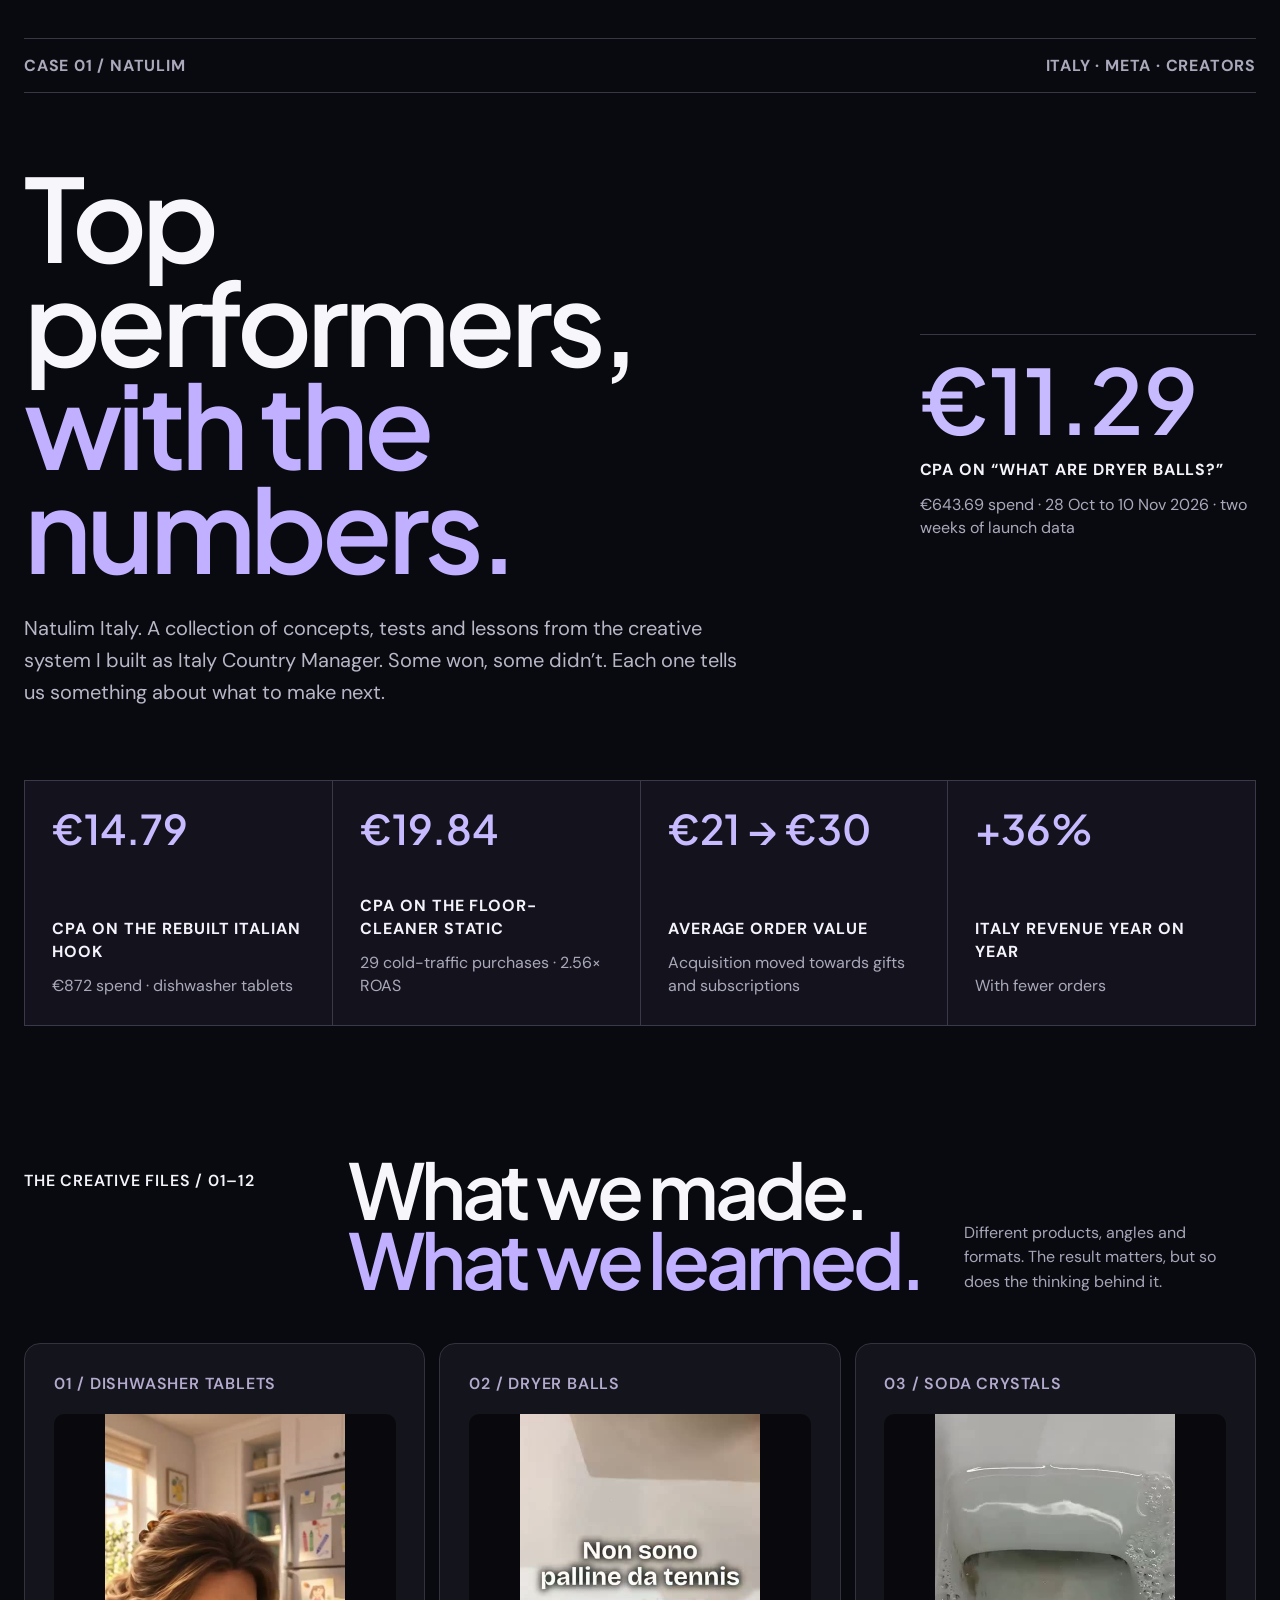
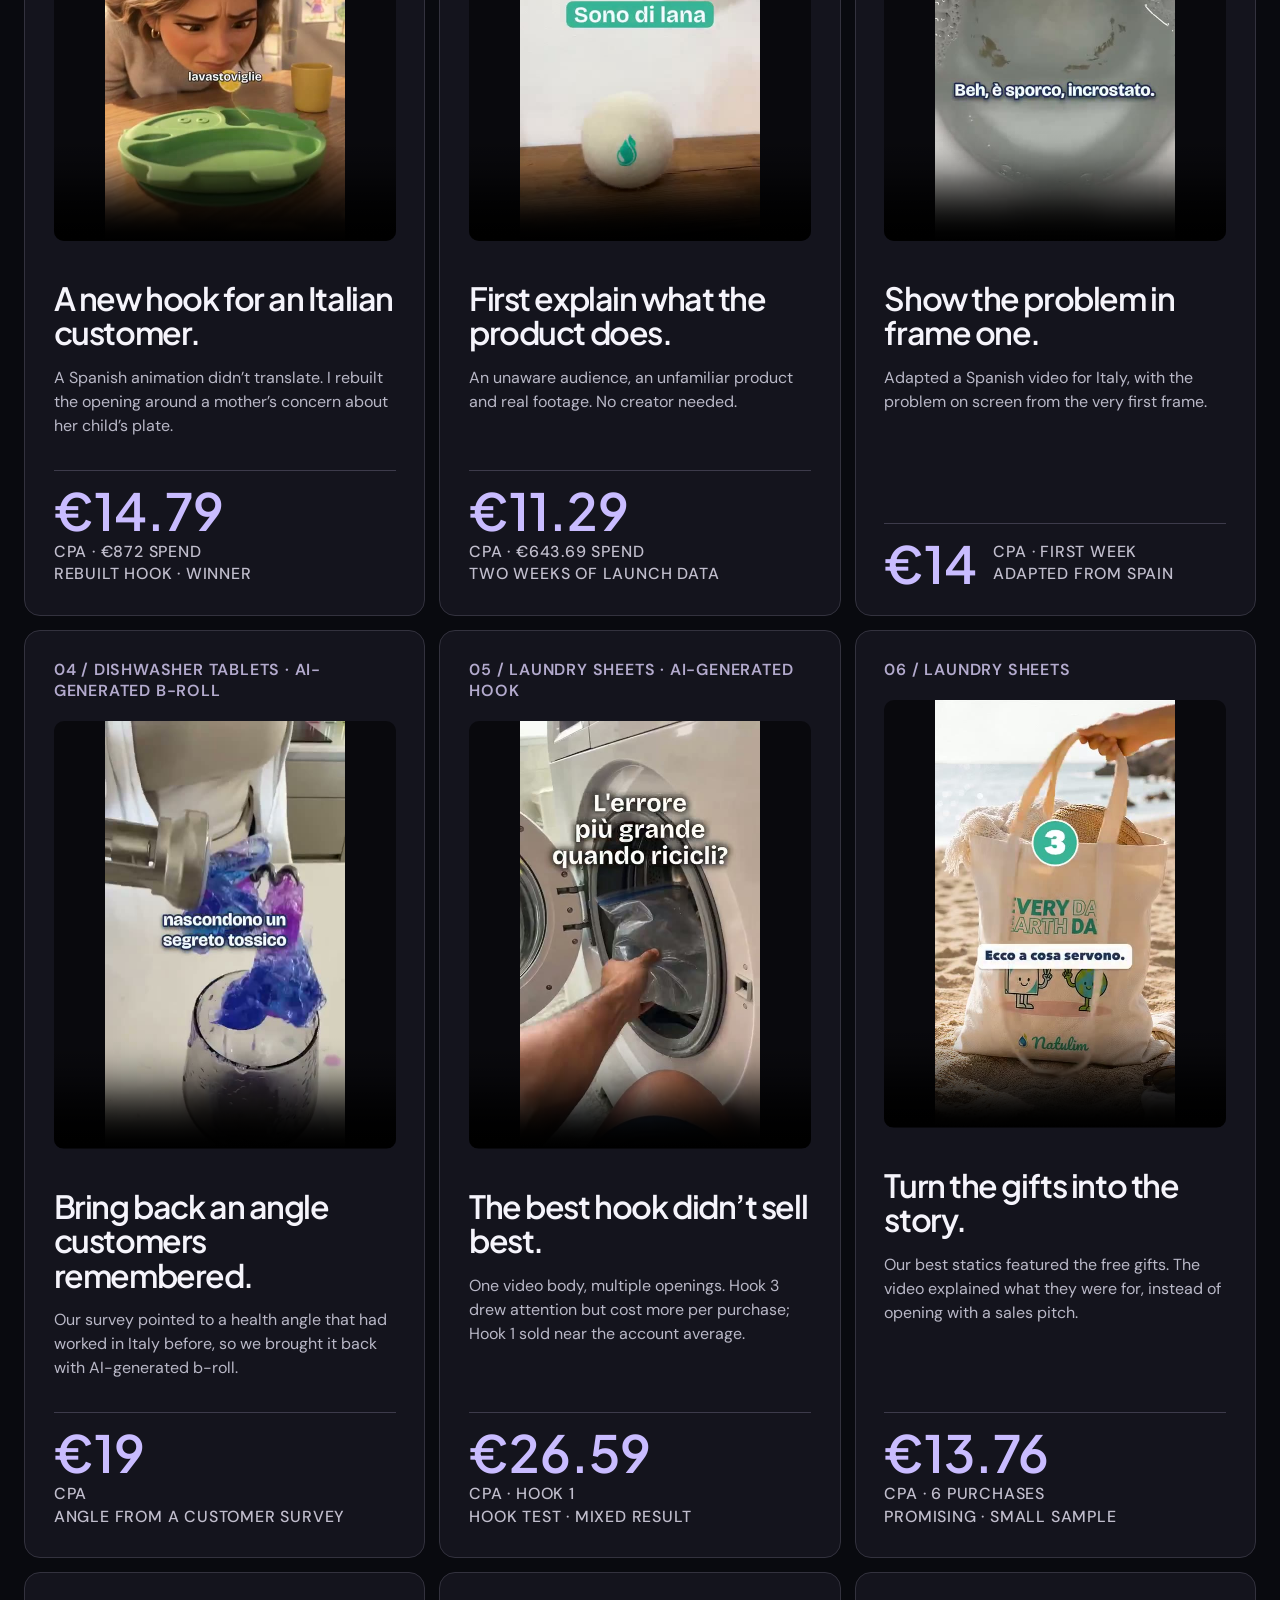
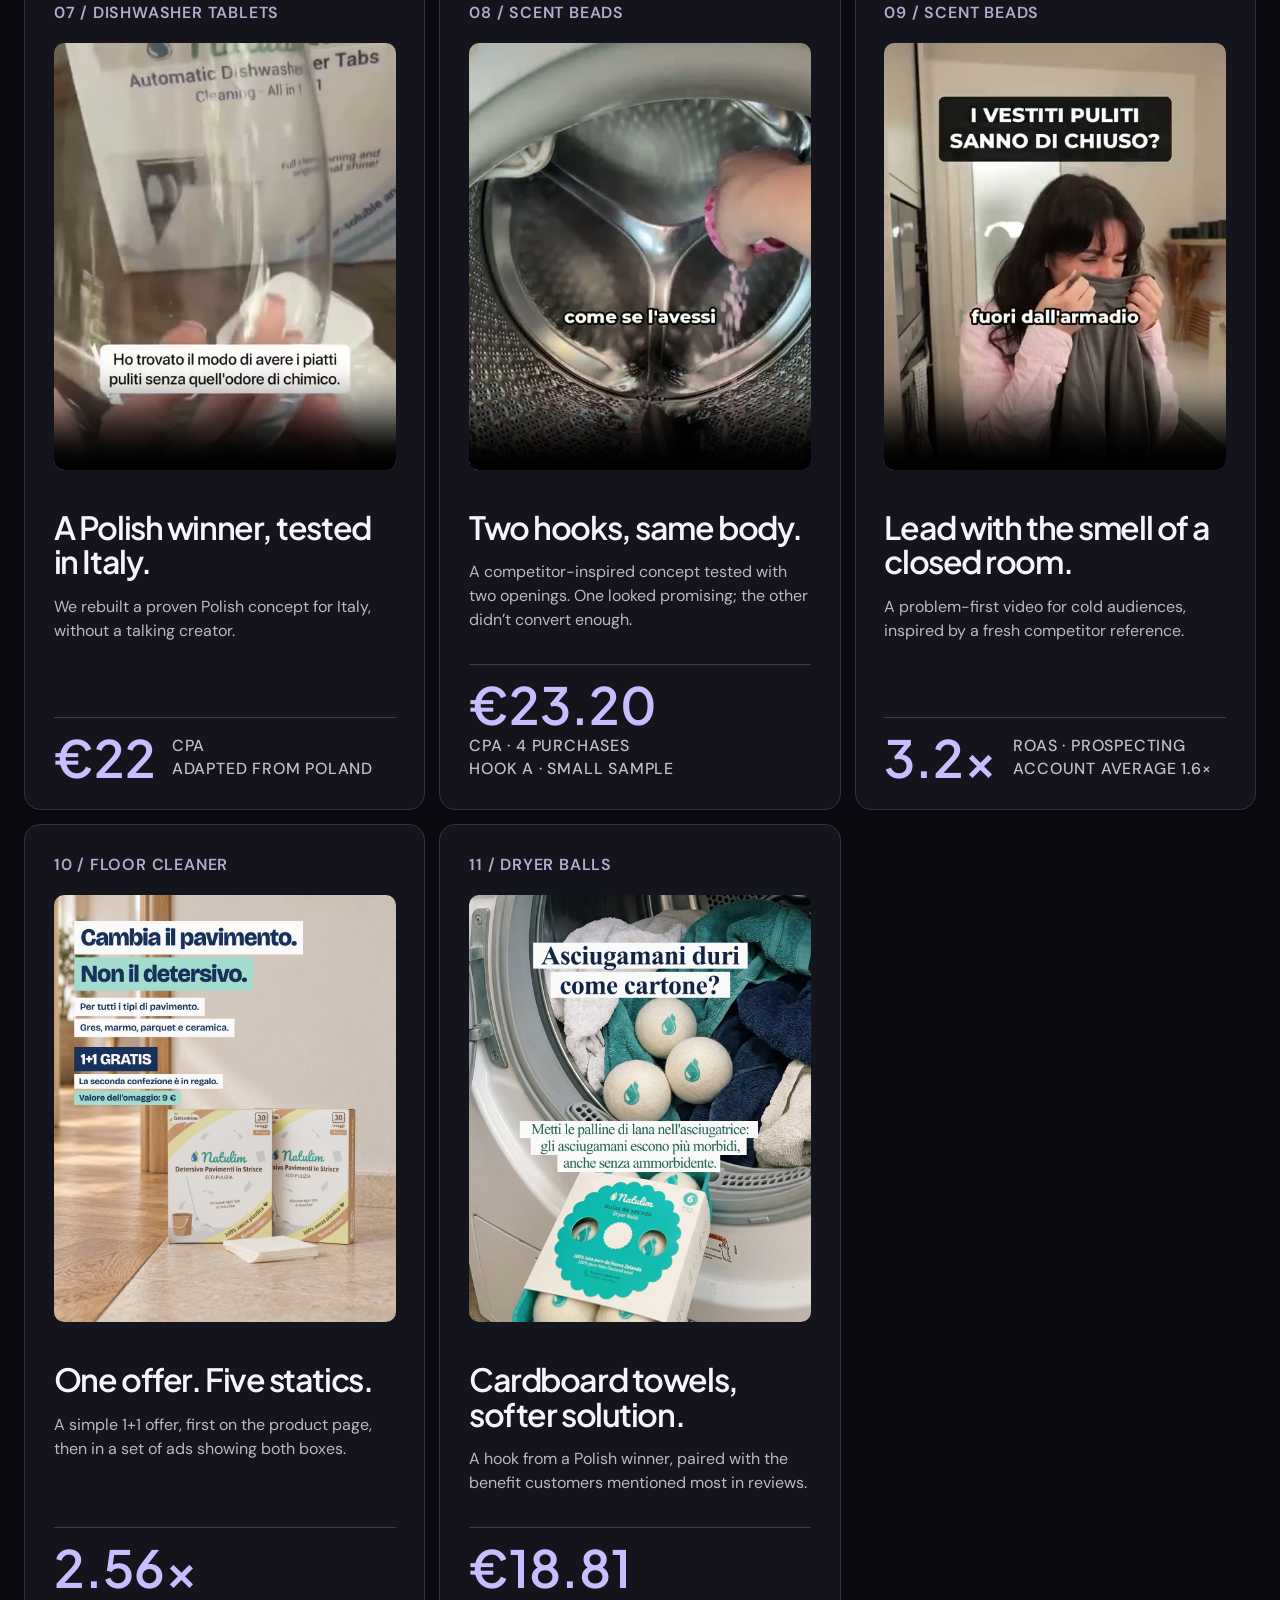
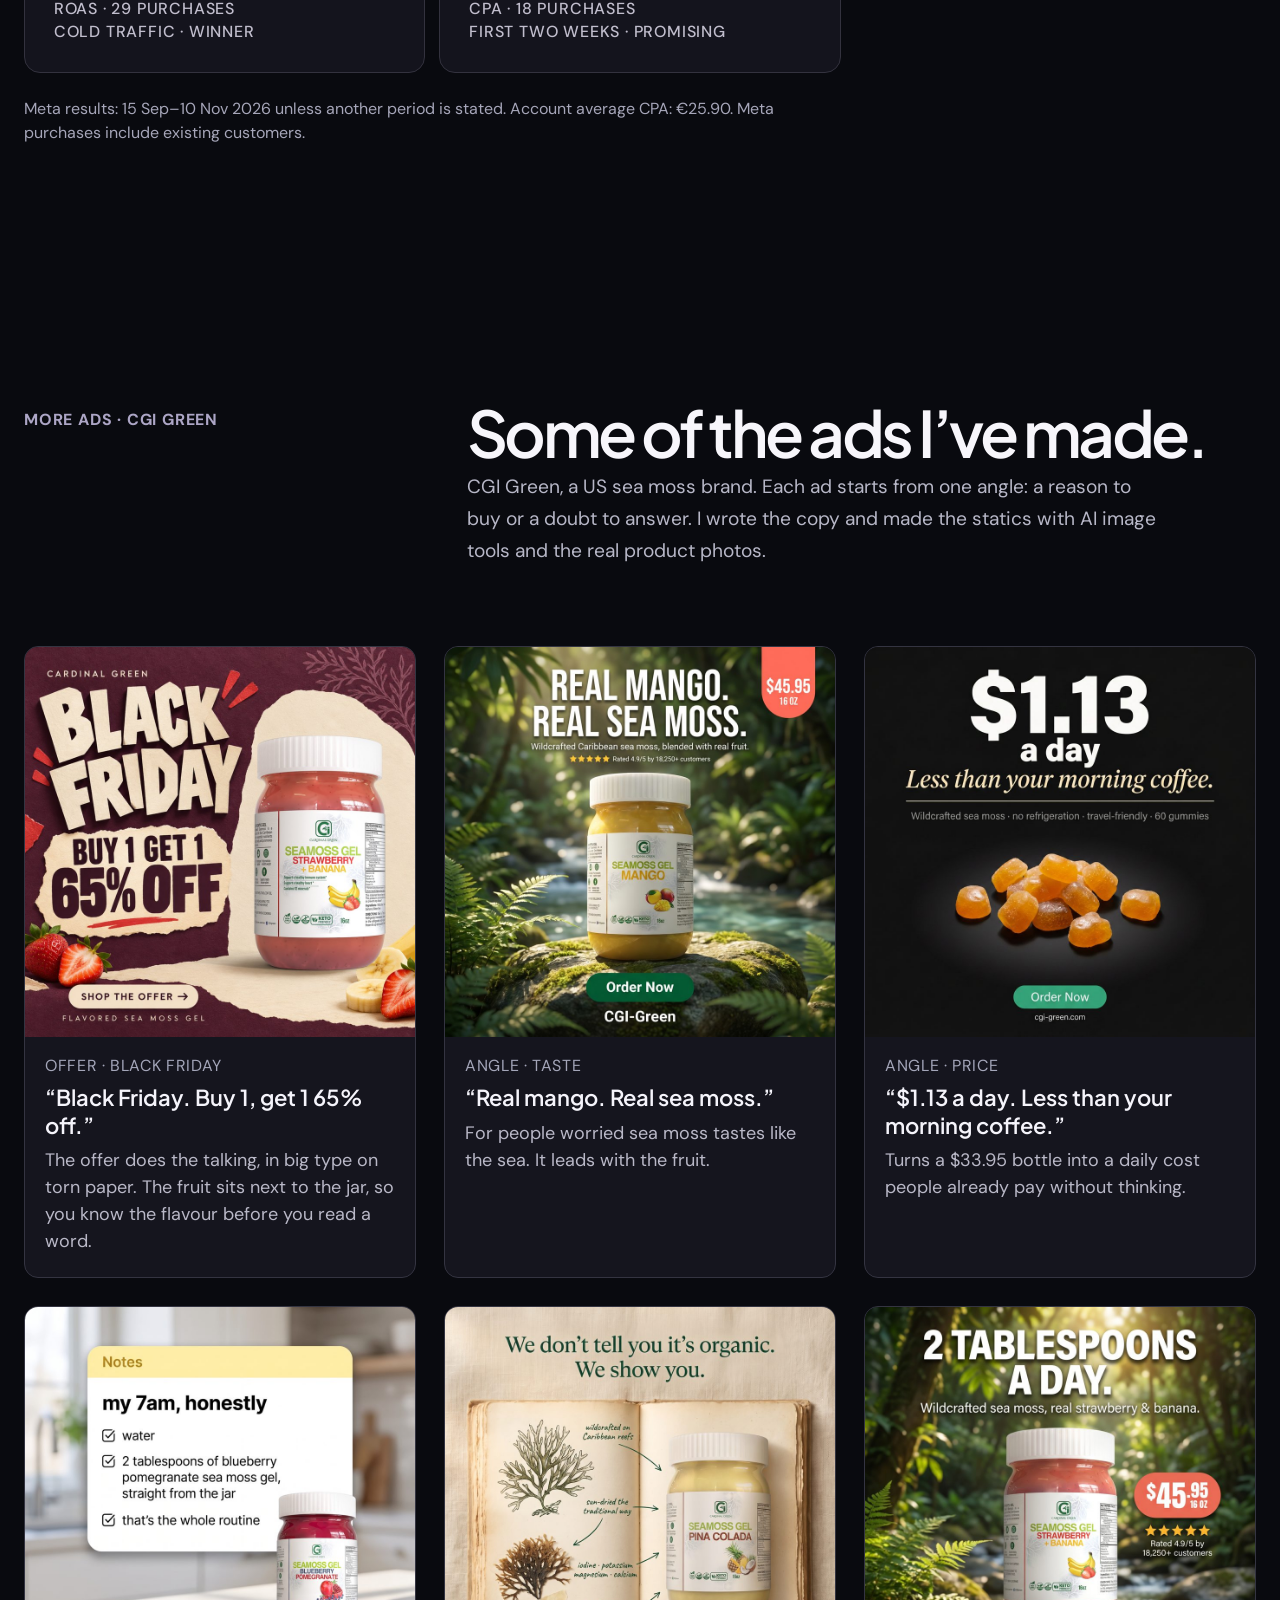
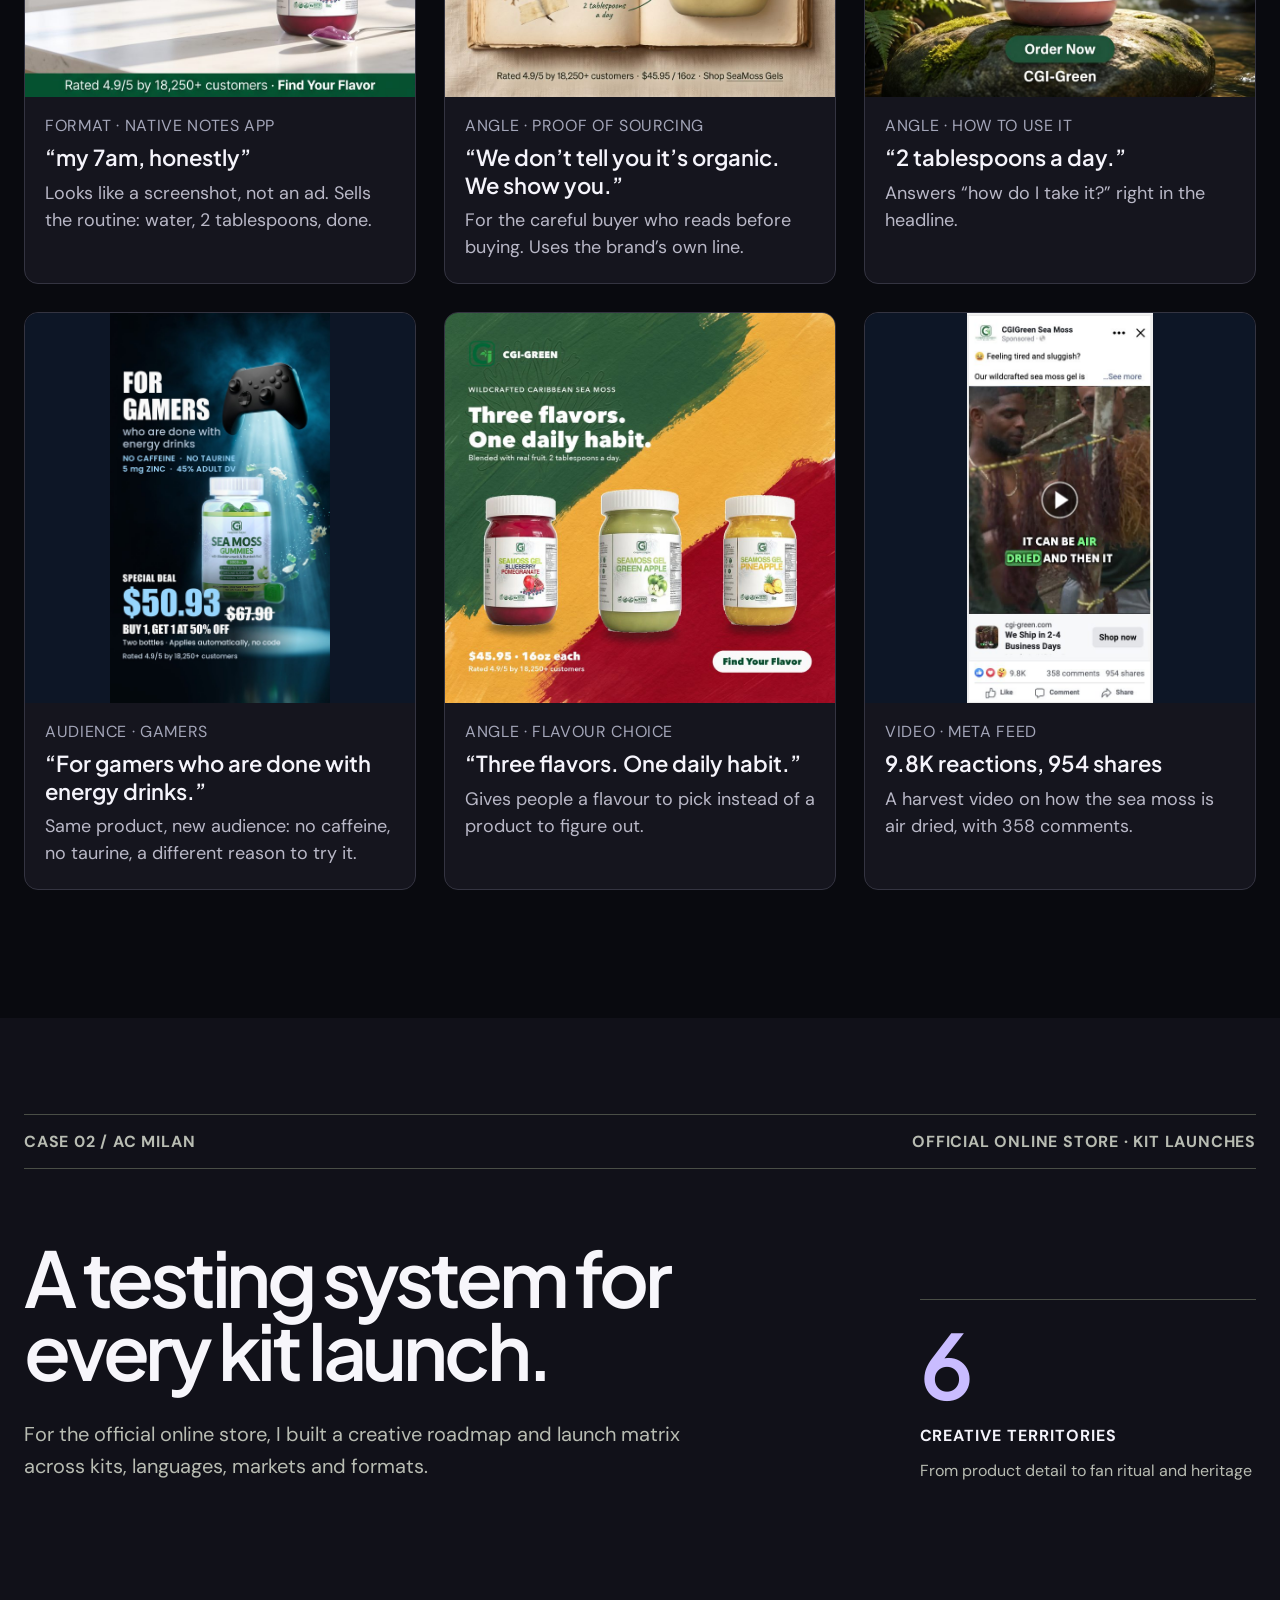
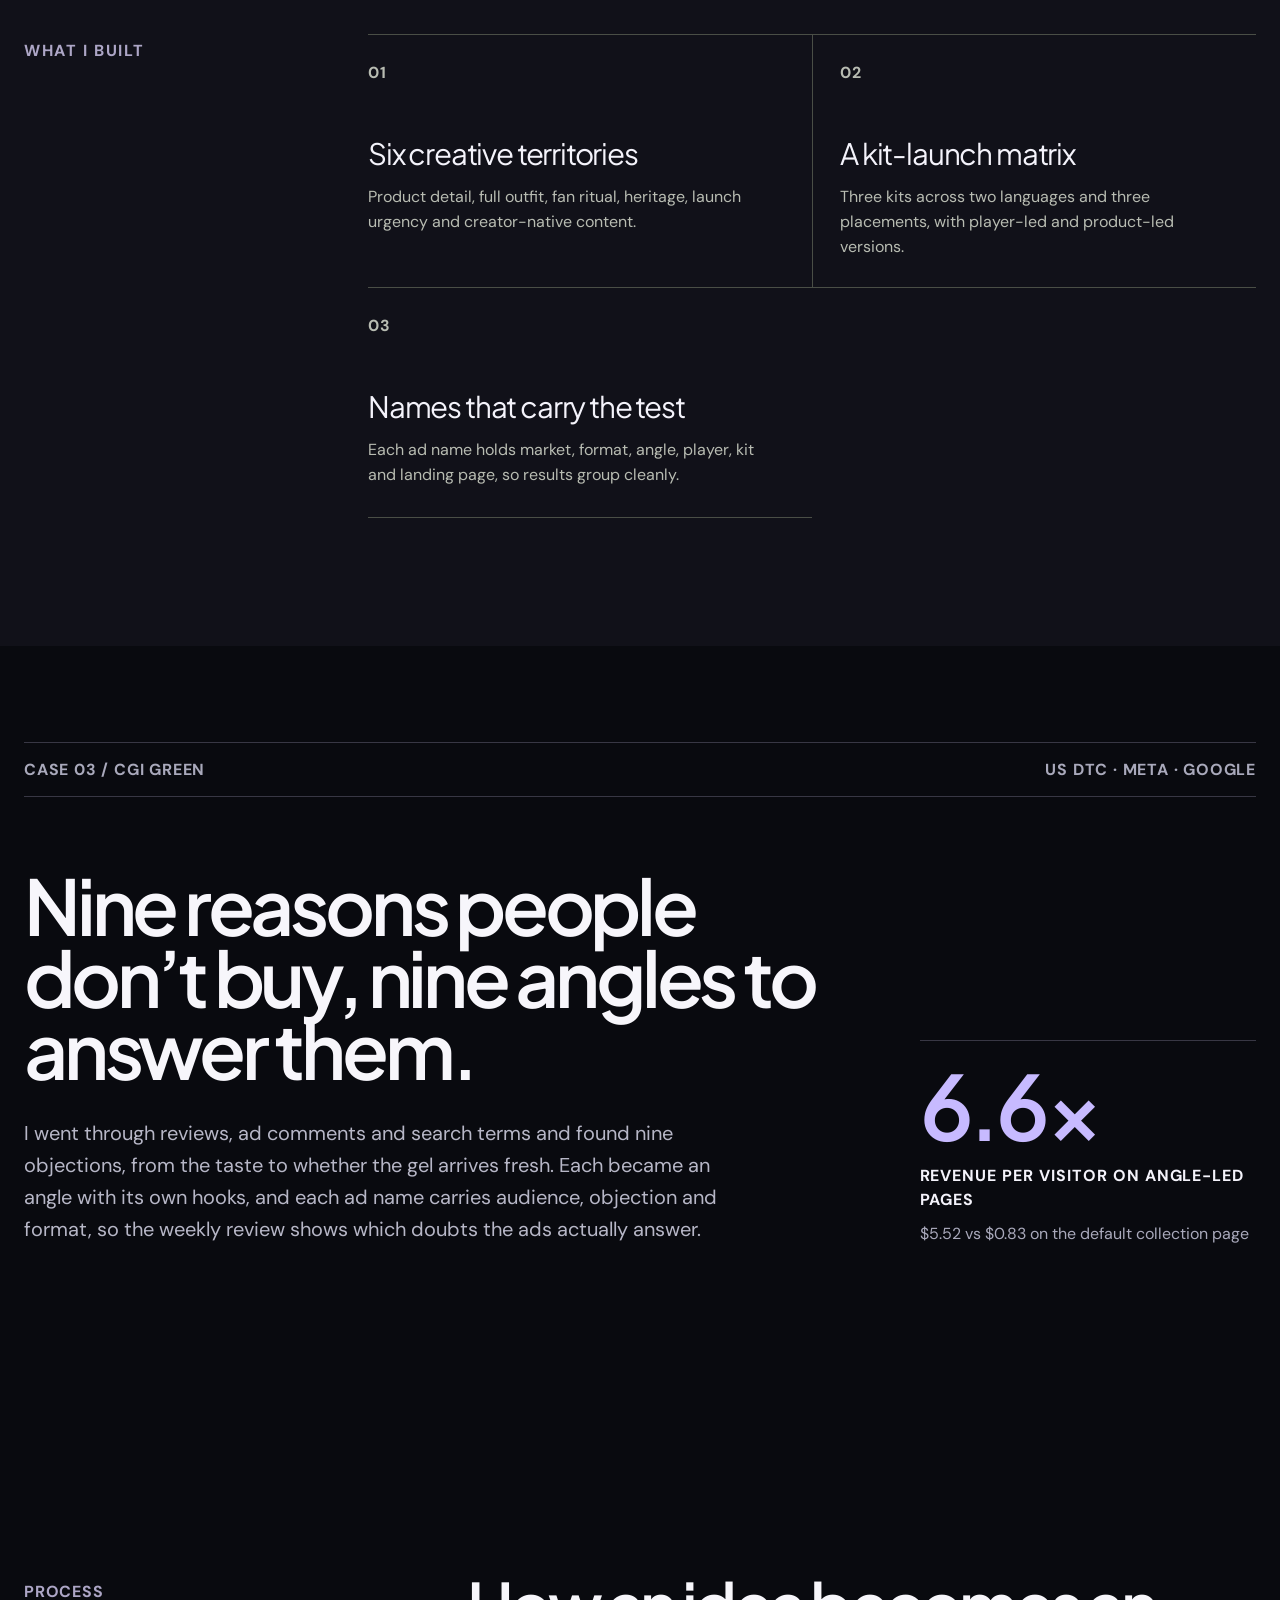
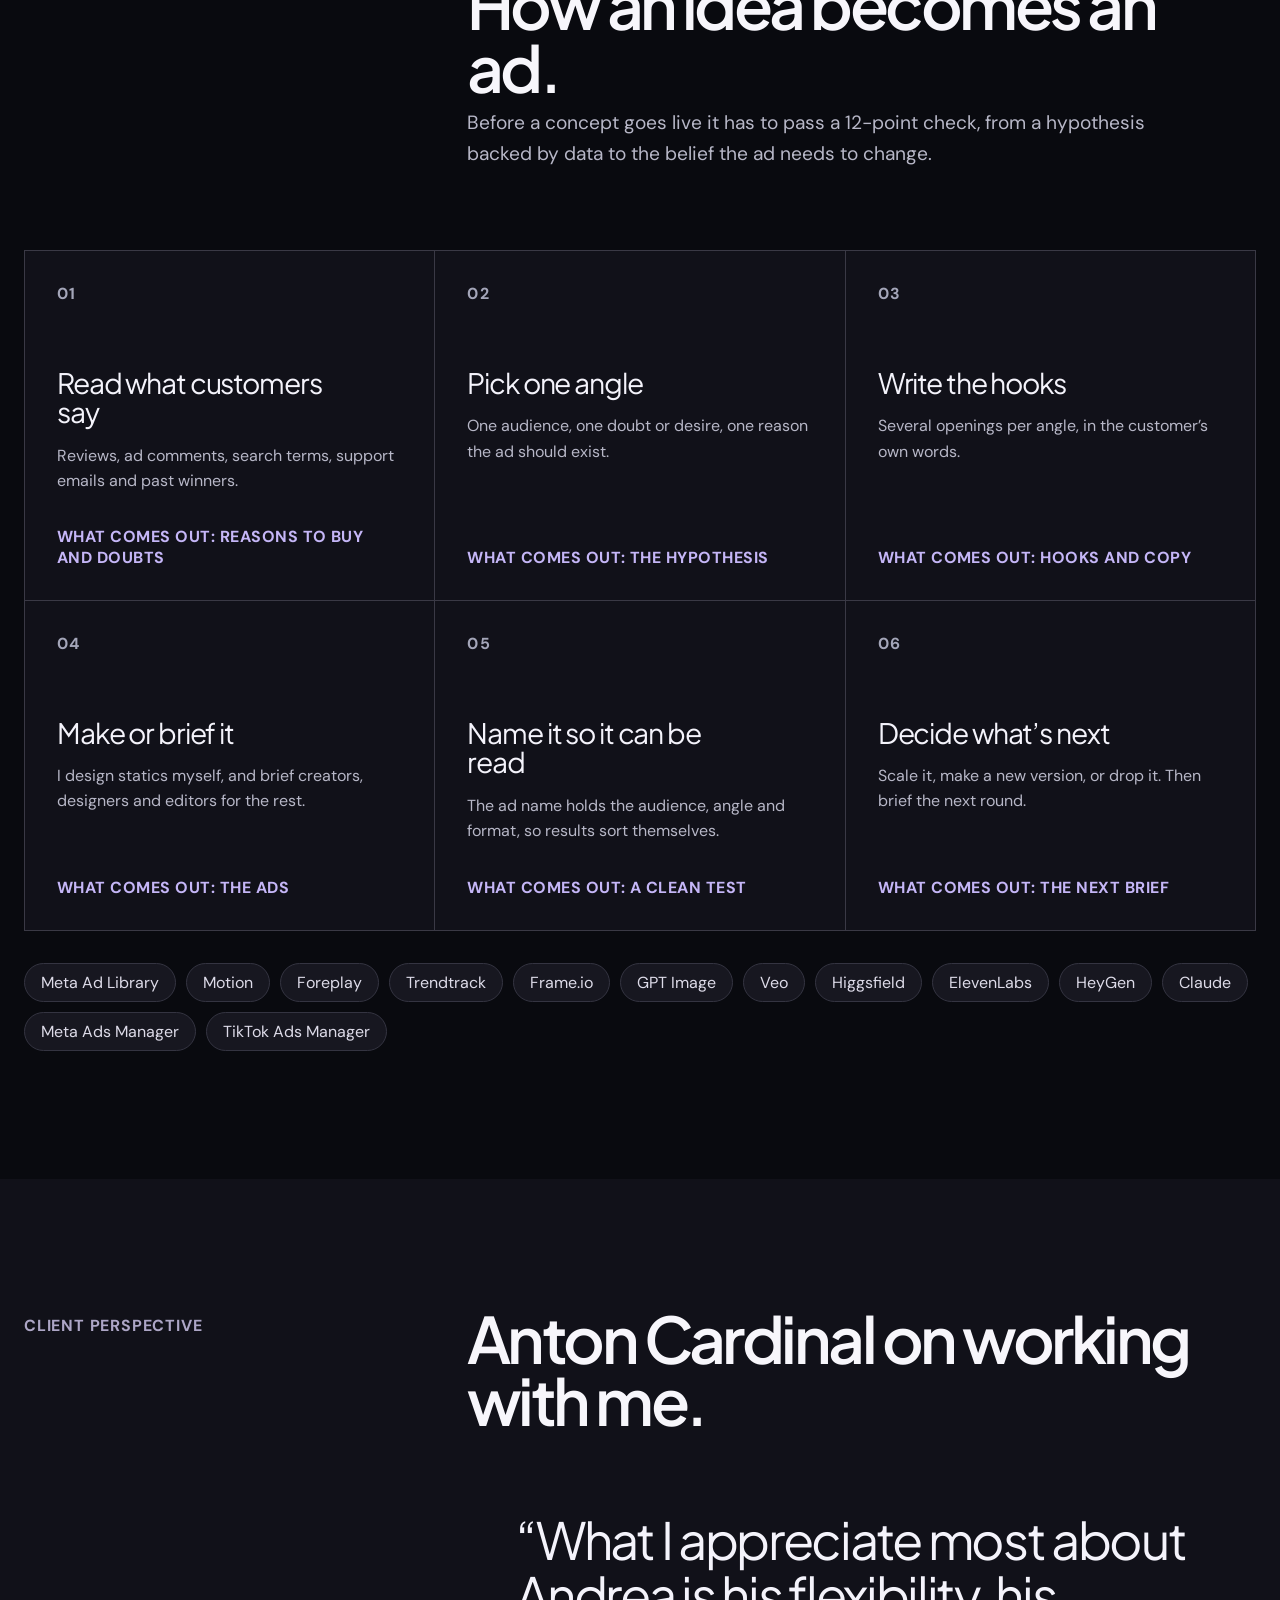
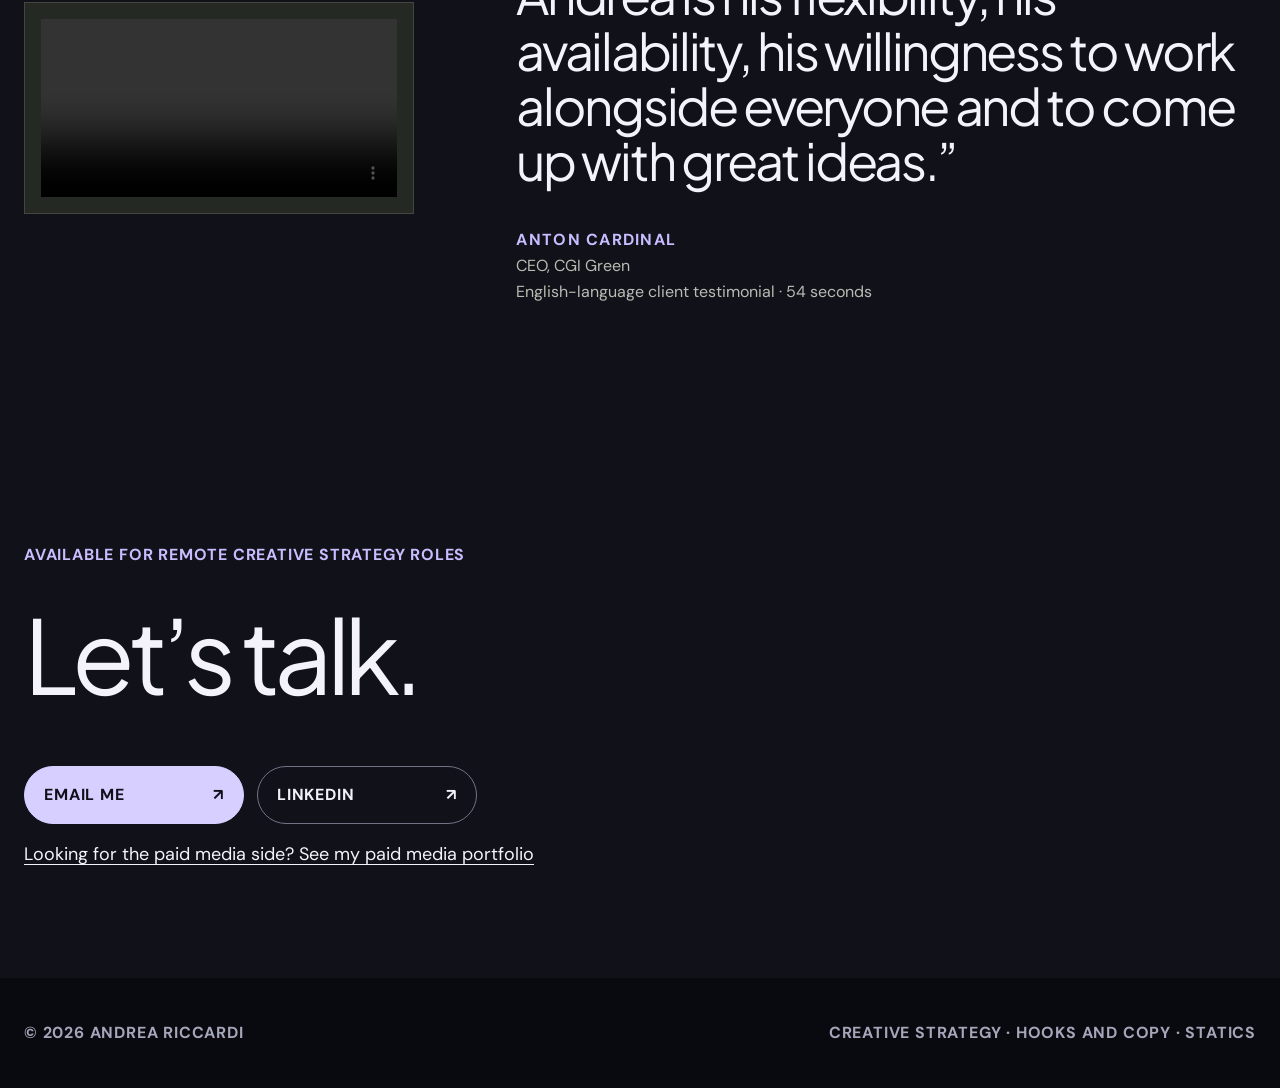
<file: creative/index.html>
<!doctype html>
<html lang="en">
  <head>
    <meta charset="UTF-8" />
    <meta name="viewport" content="width=device-width, initial-scale=1" />
    <meta name="description" content="Andrea Riccardi, creative strategist: ad concepts, hooks, copy and statics built from what customers actually say." />
    <meta name="theme-color" content="#10130f" />
    <title>Andrea Riccardi | Creative Strategy</title>
    <link rel="icon" href="data:image/svg+xml,%3Csvg xmlns='http://www.w3.org/2000/svg' viewBox='0 0 64 64'%3E%3Ccircle cx='32' cy='32' r='32' fill='%23e8e5f6'/%3E%3Ctext x='32' y='41' text-anchor='middle' font-family='Arial,Helvetica,sans-serif' font-size='26' font-weight='800' fill='%2312121b'%3EAR%3C/text%3E%3C/svg%3E" />
    <meta property="og:type" content="website" />
    <meta property="og:url" content="https://armarketingportfolio.github.io/creative/" />
    <meta property="og:title" content="Andrea Riccardi | Creative Strategy" />
    <meta property="og:description" content="Ad concepts, hooks, copy and statics built from what customers actually say, with the results behind them." />
    <meta property="og:image" content="https://armarketingportfolio.github.io/creative/assets/og-image.jpg" />
    <meta property="og:image:width" content="1200" />
    <meta property="og:image:height" content="630" />
    <meta name="twitter:card" content="summary_large_image" />
    <link rel="preconnect" href="https://fonts.googleapis.com" />
    <link rel="preconnect" href="https://fonts.gstatic.com" crossorigin />
    <link href="https://fonts.googleapis.com/css2?family=DM+Sans:ital,wght@0,400..700;1,400..700&amp;family=Plus+Jakarta+Sans:wght@400;500;600;700;800&amp;display=swap" rel="stylesheet" />
    <link rel="stylesheet" href="../styles.css?v=20261112-1" />
    <link rel="stylesheet" href="editorial.css?v=20261113-7" />
    <style>
      .ad-grid{display:grid;grid-template-columns:repeat(3,minmax(0,1fr));gap:28px;margin-top:40px}
      .ad-card{border:1px solid var(--line);border-radius:14px;overflow:hidden;display:flex;flex-direction:column}
      .ad-card img{width:100%;aspect-ratio:1/1;object-fit:cover;display:block;background:#eee}
      .ad-card--tall img{object-fit:contain;background:#0d1626}
      .ad-card div{padding:18px 20px 22px}
      .ad-card .tag{font-family:var(--font-mono);font-size:16px;letter-spacing:.04em;text-transform:uppercase;color:var(--muted)}
      .ad-card h3{font-size:22px;line-height:1.25;margin:8px 0 8px;font-weight:600}
      .ad-card p{font-size:18px;line-height:1.5;margin:0}
      .ad-note{margin-top:24px;font-size:18px;color:var(--muted);max-width:760px}
      .tools-row{display:flex;flex-wrap:wrap;gap:10px;margin-top:32px}
      .tools-row span{border:1px solid var(--line);border-radius:999px;padding:8px 16px;font-size:16px}
      .switch-link{display:inline-block;margin-top:18px;font-size:18px;color:inherit;text-decoration:underline;text-underline-offset:4px}
      @media (max-width:1000px){.ad-grid{grid-template-columns:repeat(2,minmax(0,1fr))}}
      @media (max-width:620px){.ad-grid{grid-template-columns:1fr}}
    </style>
  </head>
  <body>
    <a class="skip-link" href="#main">Skip to content</a>

    <header class="site-header">
      <a class="brand" href="#top" aria-label="Andrea Riccardi, home">AR</a>
      <nav aria-label="Primary navigation">
        <a href="#work">Work</a>
        <a href="#ads">Ads</a>
        <a href="#process">Process</a>
      </nav>
      <a class="header-cta" href="mailto:ariccardi.marketing@gmail.com">Email me <span aria-hidden="true">↗</span></a>
    </header>

    <main id="main">
      <section class="hero" id="top" aria-labelledby="hero-title">
        <div class="eyebrow"><span></span> Senior creative strategist · 5+&nbsp;years · Paid&nbsp;media</div>
        <h1 id="hero-title">I built my own AI tools <em>to make ads faster.</em></h1>
        <div class="hero-bottom">
          <p>Reviews, ad comments and search terms tell you why people buy and what stops them. I turn that into angles, hooks, copy and statics. I also run the media, so I find out fast which ideas earn more budget.</p>
          <a class="button" href="#work">See the work <span aria-hidden="true">↓</span></a>
        </div>
      </section>

      <section class="logo-cloud" aria-labelledby="logo-cloud-title">
        <p id="logo-cloud-title">Brands I’ve worked with</p>
        <div class="logo-row">
          <div class="logo-item"><img src="../assets/brands/ac-milan.png" alt="AC Milan" /></div>
          <div class="logo-item"><img src="../assets/brands/natulim.png" alt="Natulim" /></div>
          <div class="logo-item logo-item--mark"><img src="../assets/brands/cgi-green.png" alt="CGI Green" /></div>
          <div class="logo-item"><img src="../assets/brands/the-week.svg" alt="The Week" /></div>
          <div class="logo-item logo-item--wide"><img src="../assets/brands/charles-tyrwhitt.svg" alt="Charles Tyrwhitt" /></div>
          <div class="logo-item logo-item--wide"><img src="../assets/brands/holafly.svg" alt="Holafly" /></div>
          <div class="logo-item logo-item--wide"><img src="../assets/brands/gutteridge.png" alt="Gutteridge" /></div>
          <div class="logo-item logo-item--wide"><img src="../assets/brands/sivola.svg" alt="SiVola" /></div>
          <div class="logo-item logo-item--starting"><img src="../assets/brands/starting-finance.png" alt="" /><span>Starting Finance</span></div>
          <div class="logo-item logo-item--wide"><img src="../assets/brands/gabys-bags.png" alt="Gaby’s Bags" /></div>
          <div class="logo-item logo-item--wide"><img src="../assets/brands/no-gods-no-masters.svg" alt="No Gods No Masters" /></div>
          <div class="logo-item logo-item--wide"><img src="../assets/brands/sahara-london.svg" alt="Sahara London" /></div>
        </div>
      </section>

      <section class="proof" aria-label="Experience at a glance">
        <article><strong>5+</strong><span>Years in digital marketing and paid media</span></article>
        <article><strong>500+</strong><span>Creative briefs developed</span></article>
        <article><strong>$200K</strong><span>Ad spend managed on a single account in one month</span></article>
        <article><strong>30+</strong><span>Ad accounts managed</span></article>
      </section>

      <section class="section featured-case natulim-case" id="work" aria-labelledby="natulim-title">
        <div class="featured-case-label">
          <span>Case 01 / Natulim</span>
          <span>Italy · Meta · Creators</span>
        </div>
        <div class="featured-case-head">
          <div>
            <h2 id="natulim-title">Top performers,<br /><em>with the numbers.</em></h2>
            <p>Natulim Italy. A collection of concepts, tests and lessons from the creative system I built as Italy Country Manager. Some won, some didn’t. Each one tells us something about what to make next.</p>
          </div>
          <div class="featured-case-hero-metric">
            <strong>€11.29</strong>
            <span>CPA on “What are dryer balls?”</span>
            <small>€643.69 spend · 28 Oct to 10 Nov 2026 · two weeks of launch data</small>
          </div>
        </div>
        <div class="featured-case-metrics" aria-label="Natulim results">
          <article><strong>€14.79</strong><span>CPA on the rebuilt Italian hook</span><small>€872 spend · dishwasher tablets</small></article>
          <article><strong>€19.84</strong><span>CPA on the floor-cleaner static</span><small>29 cold-traffic purchases · 2.56× ROAS</small></article>
          <article><strong>€21 → €30</strong><span>Average order value</span><small>Acquisition moved towards gifts and subscriptions</small></article>
          <article><strong>+36%</strong><span>Italy revenue year on year</span><small>With fewer orders</small></article>
        </div>
        <div class="natulim-intro"><p class="natulim-kicker">THE CREATIVE FILES / 01–12</p><h3>What we made.<br /><em>What we learned.</em></h3><p>Different products, angles and formats. The result matters, but so does the thinking behind it.</p></div>
        <div class="creative-files">
          <article class="creative-file"><span class="file-number">01 / DISHWASHER TABLETS</span><video class="file-video" controls playsinline preload="none" poster="assets/natulim/dishwasher.jpg" aria-label="Watch the dishwasher tablets ad in Italian"><source src="assets/natulim/dishwasher.mp4" type="video/mp4" /></video><h4>A new hook for an Italian customer.</h4><p>A Spanish animation didn’t translate. I rebuilt the opening around a mother’s concern about her child’s plate.</p><div class="file-result"><strong>€14.79</strong><span>CPA · €872 spend<br />Rebuilt hook · Winner</span></div></article>
          <article class="creative-file"><span class="file-number">02 / DRYER BALLS</span><video class="file-video" controls playsinline preload="none" poster="assets/natulim/dryer-balls.jpg" aria-label="Watch the dryer balls ad in Italian"><source src="assets/natulim/dryer-balls.mp4" type="video/mp4" /></video><h4>First explain what the product does.</h4><p>An unaware audience, an unfamiliar product and real footage. No creator needed.</p><div class="file-result"><strong>€11.29</strong><span>CPA · €643.69 spend<br />Two weeks of launch data</span></div></article>
          <article class="creative-file"><span class="file-number">03 / SODA CRYSTALS</span><video class="file-video" controls playsinline preload="none" poster="assets/natulim/crystals.jpg" aria-label="Watch the Italian ad"><source src="assets/natulim/crystals.mp4" type="video/mp4" /></video><h4>Show the problem in frame one.</h4><p>Adapted a Spanish video for Italy, with the problem on screen from the very first frame.</p><div class="file-result"><strong>€14</strong><span>CPA · First week<br />Adapted from Spain</span></div></article>
          <article class="creative-file"><span class="file-number">04 / DISHWASHER TABLETS · AI-GENERATED B-ROLL</span><video class="file-video" controls playsinline preload="none" poster="assets/natulim/health.jpg" aria-label="Watch the Italian ad"><source src="assets/natulim/health.mp4" type="video/mp4" /></video><h4>Bring back an angle customers remembered.</h4><p>Our survey pointed to a health angle that had worked in Italy before, so we brought it back with AI-generated b-roll.</p><div class="file-result"><strong>€19</strong><span>CPA<br />Angle from a customer survey</span></div></article>
          <article class="creative-file"><span class="file-number">05 / LAUNDRY SHEETS · AI-GENERATED HOOK</span><video class="file-video" controls playsinline preload="none" poster="assets/natulim/recycling.jpg" aria-label="Watch the Italian ad"><source src="assets/natulim/recycling.mp4" type="video/mp4" /></video><h4>The best hook didn’t sell best.</h4><p>One video body, multiple openings. Hook 3 drew attention but cost more per purchase; Hook 1 sold near the account average.</p><div class="file-result"><strong>€26.59</strong><span>CPA · Hook 1<br />Hook test · Mixed result</span></div></article>
          <article class="creative-file"><span class="file-number">06 / LAUNDRY SHEETS</span><video class="file-video" controls playsinline preload="none" poster="assets/natulim/gifts.jpg" aria-label="Watch the free gifts ad in Italian"><source src="assets/natulim/gifts.mp4" type="video/mp4" /></video><h4>Turn the gifts into the story.</h4><p>Our best statics featured the free gifts. The video explained what they were for, instead of opening with a sales pitch.</p><div class="file-result"><strong>€13.76</strong><span>CPA · 6 purchases<br />Promising · Small sample</span></div></article>
          <article class="creative-file"><span class="file-number">07 / DISHWASHER TABLETS</span><video class="file-video" controls playsinline preload="none" poster="assets/natulim/dishes.jpg" aria-label="Watch the Italian ad"><source src="assets/natulim/dishes.mp4" type="video/mp4" /></video><h4>A Polish winner, tested in Italy.</h4><p>We rebuilt a proven Polish concept for Italy, without a talking creator.</p><div class="file-result"><strong>€22</strong><span>CPA<br />Adapted from Poland</span></div></article>
          <article class="creative-file"><span class="file-number">08 / SCENT BEADS</span><video class="file-video" controls playsinline preload="none" poster="assets/natulim/scent.jpg" aria-label="Watch the Italian ad"><source src="assets/natulim/scent.mp4" type="video/mp4" /></video><h4>Two hooks, same body.</h4><p>A competitor-inspired concept tested with two openings. One looked promising; the other didn’t convert enough.</p><div class="file-result"><strong>€23.20</strong><span>CPA · 4 purchases<br />Hook A · Small sample</span></div></article>
          <article class="creative-file"><span class="file-number">09 / SCENT BEADS</span><video class="file-video" controls playsinline preload="none" poster="assets/natulim/closed-room.jpg" aria-label="Watch the Italian ad"><source src="assets/natulim/closed-room.mp4" type="video/mp4" /></video><h4>Lead with the smell of a closed room.</h4><p>A problem-first video for cold audiences, inspired by a fresh competitor reference.</p><div class="file-result"><strong>3.2×</strong><span>ROAS · Prospecting<br />Account average 1.6×</span></div></article>
          <article class="creative-file"><span class="file-number">10 / FLOOR CLEANER</span><img class="file-video" src="assets/natulim/floor-cleaner.jpg" alt="Natulim floor cleaner 1+1 static ad" loading="lazy" /><h4>One offer. Five statics.</h4><p>A simple 1+1 offer, first on the product page, then in a set of ads showing both boxes.</p><div class="file-result"><strong>2.56×</strong><span>ROAS · 29 purchases<br />Cold traffic · Winner</span></div></article>
          <article class="creative-file"><span class="file-number">11 / DRYER BALLS</span><img class="file-video" src="assets/natulim/cardboard-towels.jpg" alt="Natulim dryer balls ad about stiff towels" loading="lazy" /><h4>Cardboard towels, softer solution.</h4><p>A hook from a Polish winner, paired with the benefit customers mentioned most in reviews.</p><div class="file-result"><strong>€18.81</strong><span>CPA · 18 purchases<br />First two weeks · Promising</span></div></article>
        </div>
        <p class="files-note">Meta results: 15 Sep–10 Nov 2026 unless another period is stated. Account average CPA: €25.90. Meta purchases include existing customers.</p>
      </section>

      <section class="section" id="ads" aria-labelledby="ads-title">
        <div class="section-heading">
          <p>More ads · CGI Green</p>
          <div>
            <h2 id="ads-title">Some of the ads I’ve made.</h2>
            <p class="section-intro">CGI Green, a US sea moss brand. Each ad starts from one angle: a reason to buy or a doubt to answer. I wrote the copy and made the statics with AI image tools and the real product photos.</p>
          </div>
        </div>

        <div class="ad-grid">
          <article class="ad-card">
            <img src="assets/ads/black-friday-plum.jpg" alt="Black Friday static ad: Buy 1 Get 1 65% off Strawberry Banana sea moss gel, torn paper on a plum background" loading="lazy" />
            <div><span class="tag">Offer · Black Friday</span><h3>“Black Friday. Buy 1, get 1 65% off.”</h3><p>The offer does the talking, in big type on torn paper. The fruit sits next to the jar, so you know the flavour before you read a word.</p></div>
          </article>
          <article class="ad-card">
            <img src="assets/ads/real-mango.jpg" alt="Real Mango. Real Sea Moss. static ad" />
            <div><span class="tag">Angle · Taste</span><h3>“Real mango. Real sea moss.”</h3><p>For people worried sea moss tastes like the sea. It leads with the fruit.</p></div>
          </article>
          <article class="ad-card">
            <img src="assets/ads/price-per-day.jpg" alt="$1.13 a day static ad for gummies" />
            <div><span class="tag">Angle · Price</span><h3>“$1.13 a day. Less than your morning coffee.”</h3><p>Turns a $33.95 bottle into a daily cost people already pay without thinking.</p></div>
          </article>
          <article class="ad-card">
            <img src="assets/ads/notes-app.jpg" alt="Notes app style ad: my 7am, honestly" />
            <div><span class="tag">Format · Native notes app</span><h3>“my 7am, honestly”</h3><p>Looks like a screenshot, not an ad. Sells the routine: water, 2 tablespoons, done.</p></div>
          </article>
          <article class="ad-card">
            <img src="assets/ads/field-notes.jpg" alt="Field notes style ad: We don't tell you it's organic. We show you." />
            <div><span class="tag">Angle · Proof of sourcing</span><h3>“We don’t tell you it’s organic. We show you.”</h3><p>For the careful buyer who reads before buying. Uses the brand’s own line.</p></div>
          </article>
          <article class="ad-card">
            <img src="assets/ads/two-tablespoons.jpg" alt="2 tablespoons a day static ad" />
            <div><span class="tag">Angle · How to use it</span><h3>“2 tablespoons a day.”</h3><p>Answers “how do I take it?” right in the headline.</p></div>
          </article>
          <article class="ad-card ad-card--tall">
            <img src="assets/ads/gamers.jpg" alt="For gamers static ad for sea moss gummies" />
            <div><span class="tag">Audience · Gamers</span><h3>“For gamers who are done with energy drinks.”</h3><p>Same product, new audience: no caffeine, no taurine, a different reason to try it.</p></div>
          </article>
          <article class="ad-card">
            <img src="assets/ads/three-flavors.jpg" alt="Three flavors, one daily habit static ad" />
            <div><span class="tag">Angle · Flavour choice</span><h3>“Three flavors. One daily habit.”</h3><p>Gives people a flavour to pick instead of a product to figure out.</p></div>
          </article>
          <article class="ad-card ad-card--tall">
            <img src="assets/ads/video-ad.jpg" alt="CGI Green Meta video ad with 9.8K reactions" />
            <div><span class="tag">Video · Meta feed</span><h3>9.8K reactions, 954 shares</h3><p>A harvest video on how the sea moss is air dried, with 358 comments.</p></div>
          </article>
        </div>
      </section>

      <section class="section featured-case featured-case--dark" id="ac-milan" aria-labelledby="ac-milan-title">
        <div class="featured-case-label">
          <span>Case 02 / AC Milan</span>
          <span>Official online store · Kit launches</span>
        </div>
        <div class="featured-case-head">
          <div>
            <h2 id="ac-milan-title">A testing system for every kit launch.</h2>
            <p>For the official online store, I built a creative roadmap and launch matrix across kits, languages, markets and formats.</p>
          </div>
          <div class="featured-case-hero-metric">
            <strong>6</strong>
            <span>Creative territories</span>
            <small>From product detail to fan ritual and heritage</small>
          </div>
        </div>
        <div class="featured-case-system">
          <p>What I built</p>
          <div>
            <article><span>01</span><h3>Six creative territories</h3><p>Product detail, full outfit, fan ritual, heritage, launch urgency and creator-native content.</p></article>
            <article><span>02</span><h3>A kit-launch matrix</h3><p>Three kits across two languages and three placements, with player-led and product-led versions.</p></article>
            <article><span>03</span><h3>Names that carry the test</h3><p>Each ad name holds market, format, angle, player, kit and landing page, so results group cleanly.</p></article>
          </div>
        </div>
      </section>

      <section class="section featured-case" id="cgi-green" aria-labelledby="cgi-title">
        <div class="featured-case-label">
          <span>Case 03 / CGI Green</span>
          <span>US DTC · Meta · Google</span>
        </div>
        <div class="featured-case-head">
          <div>
            <h2 id="cgi-title">Nine reasons people don’t buy, nine angles to answer them.</h2>
            <p>I went through reviews, ad comments and search terms and found nine objections, from the taste to whether the gel arrives fresh. Each became an angle with its own hooks, and each ad name carries audience, objection and format, so the weekly review shows which doubts the ads actually answer.</p>
          </div>
          <div class="featured-case-hero-metric">
            <strong>6.6×</strong>
            <span>Revenue per visitor on angle-led pages</span>
            <small>$5.52 vs $0.83 on the default collection page</small>
          </div>
        </div>
      </section>

      <section class="section operating-system" id="process" aria-labelledby="system-title">
        <div class="section-heading">
          <p>Process</p>
          <div>
            <h2 id="system-title">How an idea becomes an ad.</h2>
            <p class="section-intro">Before a concept goes live it has to pass a 12-point check, from a hypothesis backed by data to the belief the ad needs to change.</p>
          </div>
        </div>
        <ol class="system-steps">
          <li><span>01</span><h3>Read what customers say</h3><p>Reviews, ad comments, search terms, support emails and past winners.</p><small>What comes out: reasons to buy and doubts</small></li>
          <li><span>02</span><h3>Pick one angle</h3><p>One audience, one doubt or desire, one reason the ad should exist.</p><small>What comes out: the hypothesis</small></li>
          <li><span>03</span><h3>Write the hooks</h3><p>Several openings per angle, in the customer’s own words.</p><small>What comes out: hooks and copy</small></li>
          <li><span>04</span><h3>Make or brief it</h3><p>I design statics myself, and brief creators, designers and editors for the rest.</p><small>What comes out: the ads</small></li>
          <li><span>05</span><h3>Name it so it can be read</h3><p>The ad name holds the audience, angle and format, so results sort themselves.</p><small>What comes out: a clean test</small></li>
          <li><span>06</span><h3>Decide what’s next</h3><p>Scale it, make a new version, or drop it. Then brief the next round.</p><small>What comes out: the next brief</small></li>
        </ol>
        <div class="tools-row" aria-label="Tools">
          <span>Meta Ad Library</span><span>Motion</span><span>Foreplay</span><span>Trendtrack</span><span>Frame.io</span><span>GPT Image</span><span>Veo</span><span>Higgsfield</span><span>ElevenLabs</span><span>HeyGen</span><span>Claude</span><span>Meta Ads Manager</span><span>TikTok Ads Manager</span>
        </div>
      </section>

      <section class="section testimonial" id="testimonial" aria-labelledby="testimonial-title">
        <div class="section-heading"><p>Client perspective</p><h2 id="testimonial-title">Anton Cardinal on working with me.</h2></div>
        <div class="testimonial-grid">
          <div class="testimonial-video"><video controls preload="metadata" playsinline><source src="../assets/testimonial/cgi-green-testimonial-clean.mp4" type="video/mp4" />Your browser does not support embedded video.</video></div>
          <figure>
            <blockquote>“What I appreciate most about Andrea is his flexibility, his availability, his willingness to work alongside everyone and to come up with great ideas.”</blockquote>
            <figcaption><strong>Anton Cardinal</strong><span>CEO, CGI Green</span><span>English-language client testimonial · 54 seconds</span></figcaption>
          </figure>
        </div>
      </section>

      <section class="contact" aria-labelledby="contact-title">
        <p>Available for remote creative strategy roles</p>
        <h2 id="contact-title">Let’s talk.</h2>
        <div class="contact-actions">
          <a class="button button-light" href="mailto:ariccardi.marketing@gmail.com">Email me <span aria-hidden="true">↗</span></a>
          <a class="button button-outline" href="https://www.linkedin.com/in/ariccardi/" target="_blank" rel="noreferrer">LinkedIn <span aria-hidden="true">↗</span></a>
        </div>
        <a class="switch-link" href="../">Looking for the paid media side? See my paid media portfolio</a>
      </section>
    </main>

    <footer><span>© <span id="year">2026</span> Andrea Riccardi</span><span>Creative strategy · Hooks and copy · Statics</span></footer>
    <script>document.getElementById("year").textContent = new Date().getFullYear();</script>
  </body>
</html>
</file>
<file: styles.css>
:root {
  --ink: #10130f;
  --paper: #f4f2e9;
  --muted: #676b61;
  --line: #c9cabe;
  --accent: #c9ff45;
  --accent-dark: #2d3a13;
  --max: 1240px;
  --font-serif: "Instrument Serif", Georgia, serif;
  --font-sans: "Instrument Sans", -apple-system, BlinkMacSystemFont, "Segoe UI", sans-serif;
  --font-mono: "Geist Mono", "JetBrains Mono", monospace;
}

* {
  box-sizing: border-box;
}

html {
  scroll-behavior: smooth;
}

body {
  margin: 0;
  background: var(--paper);
  color: var(--ink);
  font-family: var(--font-sans);
  -webkit-font-smoothing: antialiased;
}

a {
  color: inherit;
}

.skip-link {
  position: fixed;
  left: 1rem;
  top: -5rem;
  z-index: 100;
  background: var(--accent);
  padding: 0.8rem 1rem;
}

.skip-link:focus {
  top: 1rem;
}

.site-header,
main > section,
footer {
  width: min(calc(100% - 48px), var(--max));
  margin-inline: auto;
}

.site-header {
  min-height: 84px;
  display: flex;
  align-items: center;
  gap: 2rem;
  border-bottom: 1px solid var(--ink);
}

.brand {
  width: 42px;
  height: 42px;
  display: grid;
  place-items: center;
  border-radius: 50%;
  background: var(--ink);
  color: var(--paper);
  font-size: 0.85rem;
  font-weight: 800;
  text-decoration: none;
}

nav {
  display: flex;
  gap: 2rem;
  margin-left: auto;
}

nav a,
.header-cta {
  font-size: 0.8rem;
  font-weight: 700;
  letter-spacing: 0.04em;
  text-decoration: none;
  text-transform: uppercase;
}

.header-cta {
  padding: 0.8rem 1rem;
  border: 1px solid var(--ink);
}

nav a:hover,
nav a:focus-visible,
.header-cta:hover,
.header-cta:focus-visible {
  text-decoration: underline;
  text-underline-offset: 0.3rem;
}

.hero {
  min-height: min(760px, calc(100vh - 84px));
  padding: 4.5rem 0 3rem;
  display: flex;
  flex-direction: column;
  justify-content: space-between;
}

.eyebrow,
.section-heading > p,
.logo-cloud > p,
.contact > p {
  text-transform: uppercase;
  font-size: 0.75rem;
  font-weight: 700;
  letter-spacing: 0.1em;
}

.eyebrow {
  display: flex;
  align-items: center;
  gap: 0.65rem;
}

.eyebrow span {
  width: 8px;
  height: 8px;
  border-radius: 50%;
  background: #5fc251;
  box-shadow: 0 0 0 5px rgba(95, 194, 81, 0.13);
}

h1 {
  max-width: 1120px;
  margin: 3rem 0;
  font-size: clamp(3.8rem, 8.5vw, 8.1rem);
  line-height: 0.9;
  font-family: var(--font-serif);
  letter-spacing: -0.055em;
  font-weight: 400;
}

h1 em {
  color: var(--accent-dark);
  font-family: var(--font-serif);
  font-weight: 400;
}

.hero-bottom {
  display: grid;
  grid-template-columns: 1fr auto;
  align-items: end;
  gap: 3rem;
}

.hero-bottom p {
  max-width: 610px;
  margin: 0;
  color: #32362f;
  font-size: clamp(1.1rem, 2vw, 1.55rem);
  line-height: 1.45;
}

.button {
  display: inline-flex;
  justify-content: space-between;
  align-items: center;
  min-width: 220px;
  gap: 2rem;
  padding: 1.1rem 1.2rem;
  background: var(--ink);
  color: var(--paper);
  border: 1px solid var(--ink);
  font-size: 0.8rem;
  font-weight: 700;
  letter-spacing: 0.04em;
  text-decoration: none;
  text-transform: uppercase;
  transition: background 160ms ease, color 160ms ease;
}

.button:hover,
.button:focus-visible {
  background: var(--accent);
  color: var(--ink);
}

.logo-cloud {
  padding: 2.8rem 0 3.2rem;
  border-top: 1px solid var(--ink);
}

.logo-cloud > p {
  margin: 0 0 2.4rem;
  color: var(--muted);
}

.logo-row {
  display: grid;
  grid-template-columns: repeat(20, minmax(0, 1fr));
  align-items: center;
  border-top: 1px solid var(--line);
  border-left: 1px solid var(--line);
}

.logo-item {
  grid-column: span 4;
  min-height: 110px;
  min-width: 0;
  display: flex;
  align-items: center;
  justify-content: center;
  padding: 1rem 1.2rem;
  border-right: 1px solid var(--line);
  border-bottom: 1px solid var(--line);
}

.logo-item:nth-child(n + 6) {
  grid-column: span 5;
}

.logo-item img {
  display: block;
  width: 76%;
  height: 58px;
  max-width: 150px;
  object-fit: contain;
}

.logo-item:first-child img {
  width: 58px;
  height: 82px;
}

.logo-item--wide img {
  width: 88%;
  height: 50px;
  max-width: 200px;
}

.logo-item--mark img {
  width: 72px;
  height: 72px;
}

.proof {
  width: 100%;
  max-width: none;
  display: grid;
  grid-template-columns: repeat(4, 1fr);
  background: var(--ink);
  color: var(--paper);
}

.proof article {
  min-height: 220px;
  padding: 3rem max(1.5rem, calc((100vw - var(--max)) / 8));
  display: flex;
  flex-direction: column;
  justify-content: space-between;
  border-right: 1px solid #3b3e38;
}

.proof strong {
  color: var(--accent);
  font-size: clamp(2.7rem, 4.2vw, 4.6rem);
  letter-spacing: -0.06em;
}

.proof span {
  max-width: 180px;
  color: #c7c9c0;
  font-size: 0.86rem;
  line-height: 1.4;
  text-transform: uppercase;
  letter-spacing: 0.06em;
}

.section {
  padding: 8rem 0;
}

.section-heading {
  display: grid;
  grid-template-columns: 1fr 2fr;
  gap: 3rem;
  margin-bottom: 5rem;
}

.section-heading p {
  margin: 0.5rem 0 0;
}

.section-heading h2 {
  max-width: 780px;
  margin: 0;
  font-family: var(--font-serif);
  font-size: clamp(2.7rem, 5vw, 5.2rem);
  font-weight: 400;
  letter-spacing: -0.05em;
  line-height: 0.98;
}

.section-intro {
  max-width: 690px;
  margin: 1.7rem 0 0;
  color: #4c5048;
  font-size: clamp(1rem, 1.6vw, 1.2rem);
  line-height: 1.65;
}

.featured-case {
  padding-top: 6rem;
}

.featured-case-label {
  display: flex;
  justify-content: space-between;
  gap: 2rem;
  padding: 1rem 0;
  border-top: 1px solid var(--ink);
  border-bottom: 1px solid var(--line);
  color: var(--muted);
  font-size: 0.73rem;
  font-weight: 700;
  letter-spacing: 0.08em;
  text-transform: uppercase;
}

.featured-case-head {
  display: grid;
  grid-template-columns: minmax(0, 1.65fr) minmax(250px, 0.7fr);
  gap: clamp(3rem, 8vw, 8rem);
  padding: 4.5rem 0;
  align-items: end;
}

.featured-case-head h2 {
  max-width: 850px;
  margin: 0;
  font-size: clamp(3rem, 6vw, 6.3rem);
  line-height: 0.94;
  letter-spacing: -0.065em;
}

.featured-case-head > div:first-child > p {
  max-width: 720px;
  margin: 2rem 0 0;
  color: #4c5048;
  font-size: clamp(1rem, 1.7vw, 1.25rem);
  line-height: 1.6;
}

.featured-case-hero-metric {
  display: flex;
  flex-direction: column;
  align-items: flex-start;
  padding-top: 1.5rem;
  border-top: 1px solid var(--ink);
}

.featured-case-hero-metric strong {
  color: var(--accent-dark);
  font-size: clamp(4rem, 7vw, 7rem);
  line-height: 0.9;
  letter-spacing: -0.07em;
}

.featured-case-hero-metric span,
.featured-case-metrics span {
  margin-top: 1.2rem;
  font-size: 0.82rem;
  font-weight: 700;
  letter-spacing: 0.06em;
  line-height: 1.45;
  text-transform: uppercase;
}

.featured-case-hero-metric small,
.featured-case-metrics small {
  margin-top: 0.7rem;
  color: var(--muted);
  font-size: 0.78rem;
  line-height: 1.45;
}

.featured-case-metrics {
  display: grid;
  grid-template-columns: repeat(4, minmax(0, 1fr));
  border-top: 1px solid var(--ink);
  border-left: 1px solid var(--ink);
}

.featured-case-metrics article {
  min-height: 255px;
  padding: 1.7rem;
  display: flex;
  flex-direction: column;
  border-right: 1px solid var(--ink);
  border-bottom: 1px solid var(--ink);
}

.featured-case-metrics strong {
  color: var(--accent-dark);
  font-size: clamp(2.7rem, 4.5vw, 4.6rem);
  letter-spacing: -0.06em;
}

.featured-case-metrics span {
  margin-top: auto;
}

.featured-case-system {
  display: grid;
  grid-template-columns: 1fr 3fr;
  gap: 3rem;
  padding-top: 5rem;
}

.featured-case-system > p {
  margin: 0.4rem 0 0;
  font-size: 0.75rem;
  font-weight: 700;
  letter-spacing: 0.1em;
  text-transform: uppercase;
}

.featured-case-system > div {
  display: grid;
  grid-template-columns: repeat(2, minmax(0, 1fr));
  border-top: 1px solid var(--ink);
}

.featured-case-system article {
  min-height: 230px;
  padding: 1.7rem 1.7rem 1.7rem 0;
  border-bottom: 1px solid var(--line);
}

.featured-case-system article:nth-child(even) {
  padding-left: 1.7rem;
  border-left: 1px solid var(--line);
}

.featured-case-system article > span {
  color: var(--muted);
  font-size: 0.72rem;
  font-weight: 700;
  letter-spacing: 0.08em;
}

.featured-case-system h3 {
  margin: 3.2rem 0 0.8rem;
  font-size: clamp(1.35rem, 2.3vw, 2rem);
  letter-spacing: -0.04em;
}

.featured-case-system article p {
  max-width: 450px;
  margin: 0;
  color: #4c5048;
  line-height: 1.55;
}

.featured-case--dark {
  width: 100%;
  max-width: none;
  padding-inline: max(24px, calc((100vw - var(--max)) / 2));
  background: var(--ink);
  color: var(--paper);
}

.featured-case--dark .featured-case-label,
.featured-case--dark .featured-case-hero-metric,
.featured-case--dark .featured-case-metrics,
.featured-case--dark .featured-case-metrics article,
.featured-case--dark .featured-case-system > div {
  border-color: #4a4e46;
}

.featured-case--dark .featured-case-label,
.featured-case--dark .featured-case-head > div:first-child > p,
.featured-case--dark .featured-case-hero-metric small,
.featured-case--dark .featured-case-metrics small,
.featured-case--dark .featured-case-system article > span,
.featured-case--dark .featured-case-system article p {
  color: #b8bcb2;
}

.featured-case--dark .featured-case-hero-metric strong,
.featured-case--dark .featured-case-metrics strong {
  color: var(--accent);
}

.featured-case--dark .featured-case-system article,
.featured-case--dark .featured-case-system article:nth-child(even) {
  border-color: #4a4e46;
}

.system-steps {
  display: grid;
  grid-template-columns: repeat(3, minmax(0, 1fr));
  padding: 0;
  margin: 0;
  border-top: 1px solid var(--ink);
  border-left: 1px solid var(--ink);
  list-style: none;
}

.system-steps li {
  min-height: 330px;
  padding: 2rem;
  display: flex;
  flex-direction: column;
  border-right: 1px solid var(--ink);
  border-bottom: 1px solid var(--ink);
}

.system-steps li > span,
.systems-grid article > span,
.working-principles strong {
  color: var(--muted);
  font-size: 0.72rem;
  font-weight: 700;
  letter-spacing: 0.08em;
  text-transform: uppercase;
}

.system-steps h3 {
  max-width: 280px;
  margin: 4rem 0 1rem;
  font-size: clamp(1.45rem, 2.2vw, 2rem);
  letter-spacing: -0.04em;
  line-height: 1.05;
}

.system-steps p {
  margin: 0;
  color: #4c5048;
  line-height: 1.58;
}

.system-steps small {
  margin-top: auto;
  padding-top: 2rem;
  color: var(--accent-dark);
  font-size: 0.76rem;
  font-weight: 700;
  letter-spacing: 0.03em;
  text-transform: uppercase;
}

.systems {
  width: 100%;
  max-width: none;
  padding-inline: max(24px, calc((100vw - var(--max)) / 2));
  background: #dde3cf;
}

.systems-grid {
  display: grid;
  grid-template-columns: repeat(2, minmax(0, 1fr));
  border-top: 1px solid var(--ink);
  border-left: 1px solid var(--ink);
}

.systems-grid article {
  min-height: 300px;
  padding: 2.4rem;
  display: flex;
  flex-direction: column;
  border-right: 1px solid var(--ink);
  border-bottom: 1px solid var(--ink);
}

.systems-grid h3 {
  max-width: 500px;
  margin: auto 0 1.1rem;
  font-size: clamp(1.55rem, 2.8vw, 2.5rem);
  letter-spacing: -0.045em;
  line-height: 1.05;
}

.systems-grid p {
  max-width: 540px;
  margin: 0;
  color: #454a40;
  line-height: 1.6;
}

.case-list {
  border-top: 1px solid var(--ink);
}

.case {
  display: grid;
  grid-template-columns: 70px 1fr 190px;
  gap: 2rem;
  padding: 3rem 0;
  border-bottom: 1px solid var(--line);
}

.case-number,
.case-label,
.case-result span,
.case li,
.capability-grid article > span,
.profile-grid article > span,
.case-facts dt {
  color: var(--muted);
  font-size: 0.72rem;
  font-weight: 700;
  letter-spacing: 0.08em;
  text-transform: uppercase;
}

.case-label {
  margin: 0 0 1rem;
}

.case h3 {
  margin: 0;
  font-size: clamp(1.6rem, 3vw, 2.7rem);
  letter-spacing: -0.04em;
}

.case-body > p:not(.case-label) {
  max-width: 650px;
  margin: 1.2rem 0;
  color: #4c5048;
  line-height: 1.6;
}

.case-facts {
  max-width: 650px;
  display: grid;
  grid-template-columns: repeat(3, minmax(0, 1fr));
  gap: 1rem;
  margin: 1.6rem 0 0;
}

.case-facts div {
  padding-top: 0.9rem;
  border-top: 1px solid var(--line);
}

.case-facts dt {
  margin-bottom: 0.4rem;
}

.case-facts dd {
  margin: 0;
  color: #343830;
  font-size: 0.9rem;
  line-height: 1.45;
}

.case ul {
  display: flex;
  flex-wrap: wrap;
  gap: 0.5rem;
  padding: 0;
  margin: 1.5rem 0 0;
  list-style: none;
}

.case li {
  padding: 0.5rem 0.65rem;
  border: 1px solid var(--line);
}

.case-result {
  display: flex;
  flex-direction: column;
  align-items: flex-end;
  justify-content: center;
}

.case-result strong {
  font-size: 2.4rem;
  letter-spacing: -0.05em;
}

.capabilities {
  width: 100%;
  max-width: none;
  padding-inline: max(24px, calc((100vw - var(--max)) / 2));
  background: #dde3cf;
}

.profile {
  padding-bottom: 2rem;
}

.profile-grid {
  display: grid;
  grid-template-columns: repeat(4, minmax(0, 1fr));
  border-top: 1px solid var(--ink);
  border-left: 1px solid var(--ink);
}

.profile-grid article {
  min-height: 240px;
  padding: 1.6rem;
  display: flex;
  flex-direction: column;
  border-right: 1px solid var(--ink);
  border-bottom: 1px solid var(--ink);
}

.profile-grid strong {
  margin-top: auto;
  font-size: clamp(1.35rem, 2vw, 2rem);
  letter-spacing: -0.04em;
  line-height: 1.05;
}

.profile-grid p {
  min-height: 3.8em;
  margin: 1rem 0 0;
  color: var(--muted);
  font-size: 0.88rem;
  line-height: 1.5;
}

.capability-grid {
  display: grid;
  grid-template-columns: repeat(2, 1fr);
  border-top: 1px solid var(--ink);
  border-left: 1px solid var(--ink);
}

.capability-grid article {
  min-height: 270px;
  padding: 2.4rem;
  border-right: 1px solid var(--ink);
  border-bottom: 1px solid var(--ink);
}

.capability-grid h3 {
  margin: 3.5rem 0 1rem;
  font-size: 1.5rem;
}

.capability-grid p {
  max-width: 490px;
  margin: 0;
  color: #454a40;
  line-height: 1.6;
}

.testimonial {
  width: 100%;
  max-width: none;
  padding-inline: max(24px, calc((100vw - var(--max)) / 2));
  background: var(--ink);
  color: var(--paper);
}

.testimonial-grid {
  display: grid;
  grid-template-columns: minmax(260px, 390px) 1fr;
  align-items: center;
  gap: clamp(3rem, 8vw, 8rem);
}

.testimonial-video {
  padding: 1rem;
  background: #252923;
  border: 1px solid #42473f;
}

.testimonial-video video {
  display: block;
  width: 100%;
  max-height: 650px;
  background: #000;
}

.testimonial figure {
  margin: 0;
}

.testimonial blockquote {
  margin: 0;
  font-family: var(--font-serif);
  font-size: clamp(2rem, 4vw, 4.3rem);
  line-height: 1.08;
  letter-spacing: -0.045em;
}

.testimonial figcaption {
  display: flex;
  flex-direction: column;
  gap: 0.25rem;
  margin-top: 2.5rem;
  color: #b8bcb2;
  font-size: 0.82rem;
  line-height: 1.4;
}

.testimonial figcaption strong {
  color: var(--accent);
  text-transform: uppercase;
  letter-spacing: 0.08em;
}

.timeline {
  margin: 5rem 0 0 33.33%;
  border-top: 1px solid var(--ink);
}

.working-principles {
  display: grid;
  grid-template-columns: repeat(4, minmax(0, 1fr));
  border-top: 1px solid var(--ink);
  border-left: 1px solid var(--ink);
}

.working-principles article {
  min-height: 205px;
  padding: 1.7rem;
  display: flex;
  flex-direction: column;
  justify-content: space-between;
  border-right: 1px solid var(--ink);
  border-bottom: 1px solid var(--ink);
}

.working-principles p {
  margin: 2.2rem 0 0;
  color: #4c5048;
  font-size: 0.92rem;
  line-height: 1.55;
}

.timeline article {
  padding: 2.5rem 0;
  border-bottom: 1px solid var(--line);
}

.timeline article > div {
  display: flex;
  justify-content: space-between;
  color: var(--muted);
  font-size: 0.75rem;
  font-weight: 700;
  letter-spacing: 0.06em;
  text-transform: uppercase;
}

.timeline h3 {
  margin: 2rem 0 0.5rem;
  font-size: clamp(1.5rem, 3vw, 2.5rem);
  letter-spacing: -0.04em;
}

.timeline p {
  margin: 0;
  color: var(--muted);
}

.contact {
  width: 100%;
  max-width: none;
  min-height: 520px;
  padding: 7rem max(24px, calc((100vw - var(--max)) / 2));
  display: flex;
  flex-direction: column;
  align-items: flex-start;
  justify-content: center;
  background: var(--ink);
  color: var(--paper);
}

.contact > p {
  margin: 0 0 1.5rem;
  color: var(--accent);
}

.contact h2 {
  margin: 0 0 3rem;
  font-family: var(--font-serif);
  font-size: clamp(3.5rem, 8vw, 8rem);
  font-weight: 400;
  letter-spacing: -0.06em;
}

.button-light {
  background: var(--accent);
  border-color: var(--accent);
  color: var(--ink);
}

.button-light:hover,
.button-light:focus-visible {
  background: var(--paper);
  border-color: var(--paper);
}

.contact-actions {
  display: flex;
  flex-wrap: wrap;
  gap: 0.8rem;
}

.button-outline {
  background: transparent;
  border-color: #74786f;
  color: var(--paper);
}

.button-outline:hover,
.button-outline:focus-visible {
  background: var(--paper);
  border-color: var(--paper);
  color: var(--ink);
}

footer {
  min-height: 110px;
  display: flex;
  justify-content: space-between;
  align-items: center;
  color: var(--muted);
  font-size: 0.75rem;
  font-weight: 700;
  letter-spacing: 0.05em;
  text-transform: uppercase;
}

/* Editorial type system: statements, explanation, evidence. */
.featured-case-head h2,
.featured-case-system h3,
.system-steps h3,
.systems-grid h3,
.case h3,
.timeline h3,
.profile-grid strong {
  font-family: var(--font-serif);
  font-weight: 400;
}

.proof strong,
.featured-case-hero-metric strong,
.featured-case-metrics strong,
.case-result strong {
  font-family: var(--font-serif);
  font-weight: 400;
}

nav a,
.header-cta,
.eyebrow,
.section-heading > p,
.logo-cloud > p,
.contact > p,
.button,
.proof span,
.featured-case-label,
.featured-case-hero-metric span,
.featured-case-metrics span,
.featured-case-system > p,
.featured-case-system article > span,
.system-steps li > span,
.systems-grid article > span,
.working-principles strong,
.system-steps small,
.case-number,
.case-label,
.case-result span,
.case li,
.capability-grid article > span,
.profile-grid article > span,
.case-facts dt,
.timeline article > div,
.testimonial figcaption,
footer {
  font-family: var(--font-mono);
}

@media (min-width: 801px) and (max-width: 1180px) {
  .logo-row {
    grid-template-columns: repeat(3, minmax(0, 1fr));
  }

  .logo-item,
  .logo-item:nth-child(n + 6) {
    grid-column: auto;
    min-height: 120px;
  }

  .profile-grid {
    grid-template-columns: repeat(2, minmax(0, 1fr));
  }

  .proof {
    grid-template-columns: repeat(2, 1fr);
  }

  .system-steps {
    grid-template-columns: repeat(2, minmax(0, 1fr));
  }

  .working-principles {
    grid-template-columns: repeat(2, minmax(0, 1fr));
  }

  .featured-case-metrics {
    grid-template-columns: repeat(2, minmax(0, 1fr));
  }
}

@media (max-width: 800px) {
  .site-header,
  main > section,
  footer {
    width: min(calc(100% - 32px), var(--max));
  }

  nav {
    display: none;
  }

  .hero {
    min-height: 680px;
    padding-top: 3rem;
  }

  h1 {
    font-size: clamp(3.35rem, 16vw, 5.4rem);
  }

  .hero-bottom,
  .section-heading {
    grid-template-columns: 1fr;
  }

  .featured-case {
    padding-top: 4rem;
  }

  .featured-case-label,
  .featured-case-head,
  .featured-case-system {
    grid-template-columns: 1fr;
  }

  .featured-case-label {
    flex-direction: column;
    gap: 0.45rem;
  }

  .featured-case-head {
    gap: 3rem;
    padding: 3rem 0;
  }

  .featured-case-metrics,
  .featured-case-system > div {
    grid-template-columns: 1fr;
  }

  .featured-case-metrics article {
    min-height: 210px;
  }

  .featured-case-system {
    gap: 1.5rem;
    padding-top: 4rem;
  }

  .featured-case-system article,
  .featured-case-system article:nth-child(even) {
    min-height: 205px;
    padding: 1.6rem 0;
    border-left: 0;
  }

  .proof {
    grid-template-columns: 1fr;
  }

  .logo-cloud {
    padding-top: 2.2rem;
  }

  .logo-row {
    grid-template-columns: repeat(2, 1fr);
  }

  .logo-item,
  .logo-item:nth-child(n + 6) {
    grid-column: auto;
    min-height: 100px;
    padding: 1rem;
  }

  .logo-item:last-child {
    grid-column: span 2;
  }

  .logo-item img {
    width: 72%;
    height: 48px;
    max-width: 130px;
  }

  .logo-item:first-child img {
    width: 50px;
    height: 68px;
  }

  .logo-item--wide img {
    width: 84%;
    height: 44px;
  }

  .logo-item--mark img {
    width: 58px;
    height: 58px;
  }

  .proof article {
    min-height: 180px;
    padding: 2.2rem 1rem;
    border-right: 0;
    border-bottom: 1px solid #3b3e38;
  }

  .section {
    padding: 5rem 0;
  }

  .section-heading {
    gap: 1.5rem;
    margin-bottom: 3rem;
  }

  .case {
    grid-template-columns: 34px 1fr;
    gap: 1rem;
  }

  .case-result {
    grid-column: 2;
    align-items: flex-start;
    margin-top: 1rem;
  }

  .case-facts {
    grid-template-columns: 1fr;
  }

  .system-steps,
  .systems-grid,
  .working-principles {
    grid-template-columns: 1fr;
  }

  .system-steps li,
  .systems-grid article {
    min-height: 250px;
  }

  .systems {
    width: 100%;
    padding-inline: 16px;
  }

  .featured-case--dark {
    width: 100%;
    padding-inline: 16px;
  }

  .profile {
    padding-bottom: 0;
  }

  .profile-grid {
    grid-template-columns: 1fr;
  }

  .profile-grid article {
    min-height: 190px;
  }

  .capabilities {
    width: 100%;
    padding-inline: 16px;
  }

  .capability-grid {
    grid-template-columns: 1fr;
  }

  .capability-grid article {
    min-height: 230px;
  }

  .testimonial {
    width: 100%;
    padding-inline: 16px;
  }

  .testimonial-grid {
    grid-template-columns: 1fr;
    gap: 3rem;
  }

  .testimonial-video {
    width: min(100%, 360px);
    margin-inline: auto;
  }

  .timeline {
    margin-left: 0;
  }

  .contact {
    width: 100%;
    min-height: 460px;
    padding-inline: 16px;
  }

  footer {
    min-height: 140px;
    flex-direction: column;
    align-items: flex-start;
    justify-content: center;
    gap: 0.6rem;
  }
}

@media (prefers-reduced-motion: reduce) {
  html {
    scroll-behavior: auto;
  }

  *,
  *::before,
  *::after {
    transition-duration: 0.01ms !important;
  }
}
</file>
<file: creative-v2/style.css>
:root{color-scheme:dark;--bg:#101116;--fg:#f6f5fb;--muted:#aaaab9;--line:#30313d;--purple:#baadff}*{box-sizing:border-box}html{scroll-behavior:smooth}body{margin:0;background:var(--bg);color:var(--fg);font:16px/1.6 'DM Sans',sans-serif}a{color:inherit}.wrap{width:min(1320px,calc(100% - 80px));margin:auto}.skip{position:absolute;left:-9999px}.skip:focus{left:16px;top:16px;background:#fff;color:#111;z-index:10}.header{height:92px;display:flex;align-items:center;gap:3rem;border-bottom:1px solid var(--line)}.brand{text-decoration:none;font:800 1.6rem 'Plus Jakarta Sans';letter-spacing:-.08em}.brand span{color:var(--purple)}nav{display:flex;gap:2rem;margin-left:auto}nav a,.contact-link{text-decoration:none;font-size:.88rem;color:#d2d1db}.contact-link{border:1px solid #62616e;border-radius:50px;padding:.65rem 1.1rem}.header a:hover,.text-link:hover{color:var(--purple)}.hero{padding-top:7.5rem}.eyebrow,.section-top,.case-label,.role,.hero-index{font-size:.72rem;font-weight:700;letter-spacing:.14em}.eyebrow{color:#c8c5d7}.dot{display:inline-block;width:8px;height:8px;background:#b7f086;border-radius:50%;margin-right:.6rem;box-shadow:0 0 18px #a1e877}h1,h2,h3,strong{font-family:'Plus Jakarta Sans',sans-serif}h1{font-size:clamp(3.4rem,7.6vw,7.5rem);line-height:1.02;letter-spacing:-.065em;margin:3rem 0;font-weight:700}h1 span,.intro h2 span,.closing h2 span{color:var(--purple)}h1 span{font-style:italic;font-weight:400}.hero-bottom{display:flex;justify-content:space-between;align-items:end;gap:2rem;padding-bottom:5rem}.hero-bottom p,.intro>p{font-size:clamp(1.05rem,1.5vw,1.35rem);line-height:1.65;color:#c2c1cc;max-width:620px;margin:0}.button{display:inline-flex;align-items:center;justify-content:space-between;gap:2rem;background:#c3b7ff;color:#15131e;text-decoration:none;border-radius:100px;padding:1rem 1.5rem;font-weight:700;transition:background .2s,transform .2s}.button:hover{background:#f2a9d9;transform:translateY(-3px)}.hero-index{border-top:1px solid var(--line);padding:1.3rem 0;color:#81818e}.section{padding:7rem 0}.section-top{display:flex;justify-content:space-between;gap:1rem;color:#9694a8;border-top:1px solid var(--line);padding-top:1.3rem}.intro{display:grid;grid-template-columns:1.2fr .8fr;align-items:end;gap:3rem;margin:5rem 0 4rem}h2{font-size:clamp(3rem,6vw,6rem);line-height:1.06;letter-spacing:-.06em;margin:0}.questions{display:grid;grid-template-columns:repeat(3,1fr);gap:1rem}.questions article{padding:2rem;background:#1b1b24;border:1px solid #30303d;border-radius:20px;min-height:245px;transition:background .25s,transform .25s}.questions article:hover{background:#29243b;transform:translateY(-5px)}.questions article:nth-child(2):hover{background:#24343c}.questions article:nth-child(3):hover{background:#3b2734}.questions article>span,.case-label{color:#baadff}.questions h3{font-size:1.4rem;line-height:1.2;letter-spacing:-.04em;margin:2.5rem 0 .8rem}.questions p,.case-copy p,.closing p{color:#bcbac7;margin:0}.system-note{border-left:2px solid var(--purple);padding:.3rem 0 .3rem 1.4rem;max-width:850px;color:#d6d4de;margin:3rem 0 0;font-size:1.1rem}.system-note span{display:block;font-size:.7rem;color:var(--purple);font-weight:700;letter-spacing:.12em;margin-bottom:.5rem}.case{display:grid;grid-template-columns:1fr 1fr;gap:clamp(2rem,6vw,7rem);align-items:center;border-top:1px solid var(--line);padding:4rem 0}.case.reverse .case-media{order:2}.case-media{background:#1b1b25;border-radius:18px;overflow:hidden;display:flex;justify-content:center;min-height:460px}.case-media video{width:100%;max-height:600px;object-fit:contain}.case h3{font-size:clamp(2.3rem,4vw,4.5rem);line-height:1.07;letter-spacing:-.055em;margin:1.5rem 0}.case-copy p{font-size:1.1rem;max-width:510px}.role{margin-top:2rem;color:#858493}.role span{color:#dad7e4;letter-spacing:0;font-size:.9rem;font-weight:500;margin-left:.5rem}.metric{display:flex;align-items:center;gap:1.2rem;margin-top:2.5rem}.metric strong{font-size:clamp(2.7rem,4vw,4rem);letter-spacing:-.06em;color:#c9bdff}.metric div{font-weight:700}.metric small{display:block;color:#aaa9b6;font-weight:400}.note{color:#aaa9b6;font-size:.85rem}.button-outline{margin-top:1.5rem;background:transparent;border:1px solid #777486;color:white}.closing h2{margin:5rem 0 2rem}.closing p{max-width:560px;font-size:1.1rem;margin-bottom:2rem}.text-link{margin-left:2rem}footer{border-top:1px solid var(--line);padding:2rem 0;color:#8f8e9c;display:flex;justify-content:space-between;font-size:.8rem}@media(max-width:750px){.wrap{width:calc(100% - 36px)}.header{height:76px;gap:1rem}nav{gap:1rem}.contact-link{display:none}.hero{padding-top:5rem}.hero-bottom,.intro{display:block}.hero-bottom .button{margin-top:2rem}.section{padding:5rem 0}.intro{margin:3rem 0 2rem}.intro>p{margin-top:1.5rem}.questions{grid-template-columns:1fr}.questions article{min-height:0}.questions h3{margin-top:1.5rem}.case{grid-template-columns:1fr;gap:1.6rem;padding:2.5rem 0}.case.reverse .case-media{order:0}.case-media{min-height:300px}.case-media video{max-height:520px}.section-top{font-size:.62rem}.metric{margin-top:1.5rem}footer{gap:1rem}}@media(prefers-reduced-motion:reduce){html{scroll-behavior:auto}*,*::before,*::after{transition:none!important}}
</file>
<file: creative/editorial.css>
/* A work-led editorial layer, scoped to the creative portfolio. */
.natulim-case { padding-top: 7rem; }
.natulim-case .featured-case-head { align-items: center; }
.natulim-case .featured-case-head h2 { font-size: clamp(4.3rem, 9vw, 9rem); line-height: .9; letter-spacing: -.045em; }
.natulim-case .featured-case-head h2 em, .natulim-intro h3 em { color: #587a3d; font-weight: 400; }
.natulim-case .featured-case-hero-metric strong { font-size: clamp(5.5rem, 10vw, 10rem); }
.natulim-case .featured-case-hero-metric strong, .natulim-case .featured-case-metrics strong, .file-result strong { letter-spacing: 0; }
.natulim-case .featured-case-metrics { background: #dfe7ce; border-color: #b4c3a3; }
.natulim-case .featured-case-metrics article { border-color: #b4c3a3; min-height: 245px; }
.natulim-case .featured-case-metrics strong { line-height: 1; font-size: clamp(3rem, 5vw, 5rem); }
.natulim-intro { display:grid; grid-template-columns: 1fr 2fr 1fr; align-items:end; gap:2rem; padding: 8rem 0 3rem; }
.natulim-kicker { align-self:start; font: 600 .73rem var(--font-mono); letter-spacing:.08em; }
.natulim-intro h3 { margin:0; font: 400 clamp(3.6rem, 6vw, 6.5rem)/.92 var(--font-serif); letter-spacing:-.045em; }
.natulim-intro > p:last-child { max-width: 270px; margin:0; line-height:1.55; color:var(--muted); }
.creative-files { display:grid; grid-template-columns: repeat(3,minmax(0,1fr)); border-top:1px solid var(--ink); border-left:1px solid var(--ink); }
.creative-file { display:flex; flex-direction:column; min-height: 340px; padding: 1.8rem; border-right:1px solid var(--ink); border-bottom:1px solid var(--ink); background: #f4f2e9; }
.creative-file:nth-child(4n+2), .creative-file:nth-child(4n+3) { background:#e1e8d4; }
.file-number { font:600 .7rem var(--font-mono); letter-spacing:.06em; color:#5a6854; }
.file-video { display:block; width:100%; aspect-ratio:4/5; object-fit:contain; margin-top:1.25rem; background:#1c2519; }
.creative-file h4 { margin:2.5rem 0 1rem; font:400 clamp(2.3rem,3.3vw,3.7rem)/.98 var(--font-serif); letter-spacing:-.035em; }
.creative-file p { margin:0 0 2rem; color:#41483d; font-size:1rem; line-height:1.5; }
.file-result { display:flex; gap:1rem; align-items:end; margin-top:auto; padding-top:1rem; border-top:1px solid #a5b09a; }
.file-result strong { font:400 clamp(2.7rem,4vw,4.5rem)/.9 var(--font-serif); letter-spacing:-.04em; color:#38562b; white-space:nowrap; }
.file-result span { font:500 .65rem/1.55 var(--font-mono); text-transform:uppercase; letter-spacing:.03em; }
.files-note { max-width:800px; margin:1.5rem 0 0; color:var(--muted); font-size:.85rem; line-height:1.5; }
@media(max-width:900px) { .natulim-intro { grid-template-columns:1fr 2fr; } .natulim-intro > p:last-child { grid-column:2; } .creative-files { grid-template-columns:repeat(2,minmax(0,1fr)); } }
@media(max-width:600px) { .natulim-case .featured-case-head h2 { font-size:clamp(3.8rem,15vw,5.5rem); } .natulim-intro { display:block; padding:5rem 0 2rem; } .natulim-intro h3 { margin:1.5rem 0; } .creative-files { grid-template-columns:1fr; } .creative-file { min-height:290px; } .creative-file h4 { margin-top:2rem; } }

/* Night palette: an editorial portfolio, not an app dashboard. */
:root { --paper:#090a0f; --ink:#f4f3fb; --muted:#a4a6b9; --line:#343441; --accent:#c1b4ff; --accent-dark:#c1b4ff; }
body { background:#090a0f; color:#f4f3fb; }
body::before { content:""; position:absolute; inset:0 0 auto; height:1050px; pointer-events:none; z-index:-1; background:radial-gradient(ellipse at 76% 14%,rgba(118,96,213,.19),transparent 38%),radial-gradient(ellipse at 8% 35%,rgba(58,90,146,.10),transparent 42%); }
.site-header { border-color:#353541; }
.brand { background:#e8e5f6; color:#12121b; }
nav a,.header-cta { color:#d8d7e5; transition:color .2s,border-color .2s,background .2s; }
nav a:hover,nav a:focus-visible { color:#c8baff; }
.header-cta { border-color:#4a4959; border-radius:999px; }
.header-cta:hover,.header-cta:focus-visible { color:#fff; border-color:#ad9cff; background:#222032; text-decoration:none; }
.eyebrow span { background:#b4a0ff; box-shadow:0 0 0 5px rgba(174,150,255,.12),0 0 18px rgba(174,150,255,.5); }
h1 { font-family:var(--font-sans); font-weight:600; font-size:clamp(3.8rem,8vw,7.5rem); line-height:1.02; letter-spacing:-.04em; }
h1 em { font-family:var(--font-sans); color:#c4b7ff; font-style:normal; font-weight:600; }
.hero-bottom p,.section-intro,.featured-case-head > div:first-child > p,.featured-case-system article p,.system-steps p { color:#b7b7c7; }
.button { background:#e8e3ff; border-color:#e8e3ff; color:#13121e; border-radius:999px; }
.button:hover,.button:focus-visible { background:#baabff; color:#111018; border-color:#baabff; }
.logo-cloud { border-color:#34333f; }
.logo-row { border:0; gap:2px; }
.logo-item { border:0; background:#e9e9ed; border-radius:3px; }
.logo-row { grid-template-columns:repeat(4,minmax(0,1fr)); }
.logo-item, .logo-item:nth-child(n + 6) { grid-column:auto; }
.logo-item--starting { gap:.5rem; color:#171721; font-weight:700; font-size:.85rem; }
.logo-item--starting img { width:36px; height:36px; }
@media(max-width:700px) { .logo-row { grid-template-columns:repeat(2,minmax(0,1fr)); } .logo-item, .logo-item:nth-child(n + 6), .logo-item:last-child { grid-column:auto; } }
.proof { background:#111119; border-top:1px solid #343340; border-bottom:1px solid #343340; }
.proof article { border-color:#30303b; }
.proof strong { color:#c8bbff; }
.proof span { color:#b4b4c4; }
.section-heading h2,.featured-case-head h2,.natulim-intro h3 { color:#f7f6fb; }
.section-heading h2,.featured-case-head h2,.natulim-intro h3 { font-family:var(--font-sans); font-weight:600; letter-spacing:-.055em; }
.natulim-case .featured-case-head h2 em,.natulim-intro h3 em { font-style:normal; font-weight:600; }
.proof strong,.featured-case-hero-metric strong,.featured-case-metrics strong,.file-result strong { font-family:var(--font-sans); font-weight:600; letter-spacing:-.045em; }
.featured-case-label,.featured-case-hero-metric,.featured-case-metrics,.featured-case-metrics article,.featured-case-system > div,.featured-case-system article,.featured-case-system article:nth-child(even) { border-color:#383744; }
.featured-case-label,.featured-case-hero-metric small,.featured-case-metrics small,.featured-case-system article > span { color:#a9a9bb; }
.featured-case-hero-metric strong,.featured-case-metrics strong { color:#c7baff; }
.natulim-case .featured-case-head h2 em,.natulim-intro h3 em { color:#c0b0ff; }
.natulim-case .featured-case-metrics { background:#14131d; border-color:#3b3949; }
.natulim-case .featured-case-metrics article { border-color:#3b3949; transition:background .22s; }
.natulim-case .featured-case-metrics strong { font-size:clamp(2.2rem,3.2vw,3.4rem); overflow-wrap:anywhere; }
.natulim-case .featured-case-metrics article:hover { background:#252039; }
.natulim-intro > p:last-child,.files-note { color:#a6a6b9; }
.creative-files { border:0; gap:14px; align-items:stretch; }
.creative-file,.creative-file:nth-child(4n+2),.creative-file:nth-child(4n+3) { position:relative; border:1px solid #33323e; border-radius:16px; background:#14141d; color:#f6f5fc; overflow:hidden; transition:transform .24s ease,border-color .24s ease,background .24s ease,box-shadow .24s ease; }
.creative-file:hover,.creative-file:focus-within { transform:translateY(-5px); border-color:#9885d6; background:#1d1b2c; box-shadow:0 14px 45px rgba(102,80,180,.18); }
.creative-file:nth-child(3n+2):hover { background:#182431; border-color:#66a5bc; box-shadow:0 14px 45px rgba(70,151,183,.17); }
.creative-file:nth-child(3n):hover { background:#291c29; border-color:#c67ba4; box-shadow:0 14px 45px rgba(190,89,146,.15); }
.file-number { color:#b3aacd; }
.file-video { background:#09090d; border-radius:10px; }
.creative-file h4 { color:#f5f4fb; font-family:var(--font-sans); font-size:clamp(1.8rem,2.5vw,2.8rem); font-weight:600; line-height:1.08; letter-spacing:-.045em; }
.creative-file p { color:#b9b8c7; }
.file-result { border-color:#3d3b4b; }
.file-result strong { color:#c9bcff; letter-spacing:0; }
.file-result span { color:#c0bdcc; }
.ad-card { background:#15151e; border-color:#343341; transition:transform .22s,border-color .22s,box-shadow .22s; }
.ad-card:hover { transform:translateY(-5px); border-color:#9c8de0; box-shadow:0 14px 40px rgba(108,85,193,.16); }
.ad-card p { color:#b9b8c7; }
.ad-card h3 { color:#f5f4fb; }
.featured-case--dark,.testimonial,.contact { background:#111119; color:#f4f3fb; }
.featured-case-system > p, .section-heading > p { color:#ada6c6; }
.featured-case--dark .featured-case-hero-metric strong,.featured-case--dark .featured-case-metrics strong,.testimonial figcaption strong { color:#c9bcff; }
.system-steps,.system-steps li { border-color:#3a3945; }
.system-steps li { background:#111119; transition:background .22s; }
.system-steps li:hover { background:#211d30; }
.system-steps small { color:#c5b6f7; }
.tools-row span { background:#171720; color:#dddbe8; border-color:#3e3d4c; }
.contact > p { color:#c9bcff; }
.button-light { background:#d7cfff; border-color:#d7cfff; color:#111018; }
.button-outline { background:transparent; color:#f2f1fa; border-color:#777185; }
.button-outline:hover,.button-outline:focus-visible { background:#2a263c; border-color:#b5a7ee; color:#fff; }
@media (prefers-reduced-motion:reduce) { .creative-file,.ad-card,.button,.system-steps li { transition:none; } .creative-file:hover,.creative-file:focus-within,.ad-card:hover { transform:none; } }
:root {
  --font-sans: "DM Sans", -apple-system, BlinkMacSystemFont, "Segoe UI", sans-serif;
  --font-serif: "Plus Jakarta Sans", -apple-system, BlinkMacSystemFont, "Segoe UI", sans-serif;
  --font-mono: "DM Sans", -apple-system, BlinkMacSystemFont, "Segoe UI", sans-serif;
}

h1, h1 em, h2, h3, h4,
.proof strong, .featured-case-hero-metric strong,
.featured-case-metrics strong, .file-result strong {
  font-family: "Plus Jakarta Sans", -apple-system, BlinkMacSystemFont, "Segoe UI", sans-serif !important;
}

/* Brand wall: quiet dark frames, original logo colours and a subtle glow. */
.logo-cloud > p { color:#b8b5c9; letter-spacing:.12em; }
.logo-row { display:grid; grid-template-columns:repeat(6,minmax(0,1fr)); gap:10px; border:0; }
.logo-item, .logo-item:nth-child(n + 6), .logo-item:last-child {
  grid-column:auto; position:relative; min-width:0; min-height:130px;
  padding:1.25rem; background:#181821; border:1px solid #353443;
  border-radius:14px; overflow:hidden;
  transition:transform .2s ease,border-color .2s ease,background .2s ease;
}
.logo-item:hover { transform:translateY(-4px); border-color:#a99ae9; background:#242133; }
.logo-item:nth-child(3n + 2):hover { border-color:#86cbbf; background:#1c3030; }
.logo-item:nth-child(3n):hover { border-color:#e0a4cd; background:#352231; }
.logo-item img { width:min(100%,150px); max-width:150px; height:66px; object-fit:contain; background:#f4f3f5; border-radius:8px; padding:12px; }
.logo-item:first-child img,.logo-item--mark img { width:80px; height:86px; padding:9px; }
.logo-item--wide img { width:100%; max-width:170px; height:66px; }
.logo-item--starting { color:#f4f3f9; gap:.5rem; font-size:.8rem; }
.logo-item--starting img { width:46px; height:46px; padding:5px; }
@media(max-width:900px) { .logo-row { grid-template-columns:repeat(3,minmax(0,1fr)); } }
@media(max-width:540px) { .logo-row { grid-template-columns:repeat(2,minmax(0,1fr)); gap:8px; } .logo-item, .logo-item:nth-child(n + 6), .logo-item:last-child { min-height:110px; padding:.8rem; } }
@media(prefers-reduced-motion:reduce) { .logo-item { transition:none; } .logo-item:hover { transform:none; } }

/* Fixes 2026-11-13: readable sizes, metric fit, phone menu. Scoped to the creative page only. */
/* The big Natulim CPA was 10vw and ran past the right edge at 1440px. */
.natulim-case .featured-case-hero-metric strong { font-size:clamp(4.2rem, 7vw, 7.5rem); white-space:nowrap; }

/* Small labels: nothing under 16px. Uppercase labels get less tracking so they don't spread too wide. */
nav a, .header-cta, .button, .eyebrow, .brand,
.section-heading > p, .logo-cloud > p, .contact > p,
.proof span, .featured-case-label, .featured-case-hero-metric span, .featured-case-hero-metric small,
.featured-case-metrics span, .featured-case-metrics small,
.featured-case-system > p, .featured-case-system article > span,
.system-steps li > span, .system-steps small,
.natulim-kicker, .file-number, .file-result span, .files-note,
.testimonial figcaption, .testimonial figcaption span, footer, footer span, .logo-item--starting span {
  font-size:1rem;
}
nav a, .header-cta, .button, .eyebrow, .section-heading > p, .logo-cloud > p, .contact > p,
.proof span, .featured-case-label, .natulim-kicker, .file-number, .file-result span { letter-spacing:.05em; }
.file-result { flex-wrap:wrap; row-gap:.5rem; }
.eyebrow span { flex-shrink:0; }
.file-result span { line-height:1.4; }

/* Phone: show the menu on its own row under the logo and Email button. */
@media (max-width:800px) {
  .site-header { flex-wrap:wrap; row-gap:0; padding-top:.6rem; }
  .site-header nav { display:flex; order:3; width:100%; margin-left:0; gap:1.6rem; padding:.7rem 0 .9rem; }
  .site-header .header-cta { margin-left:auto; }
}
</file>
